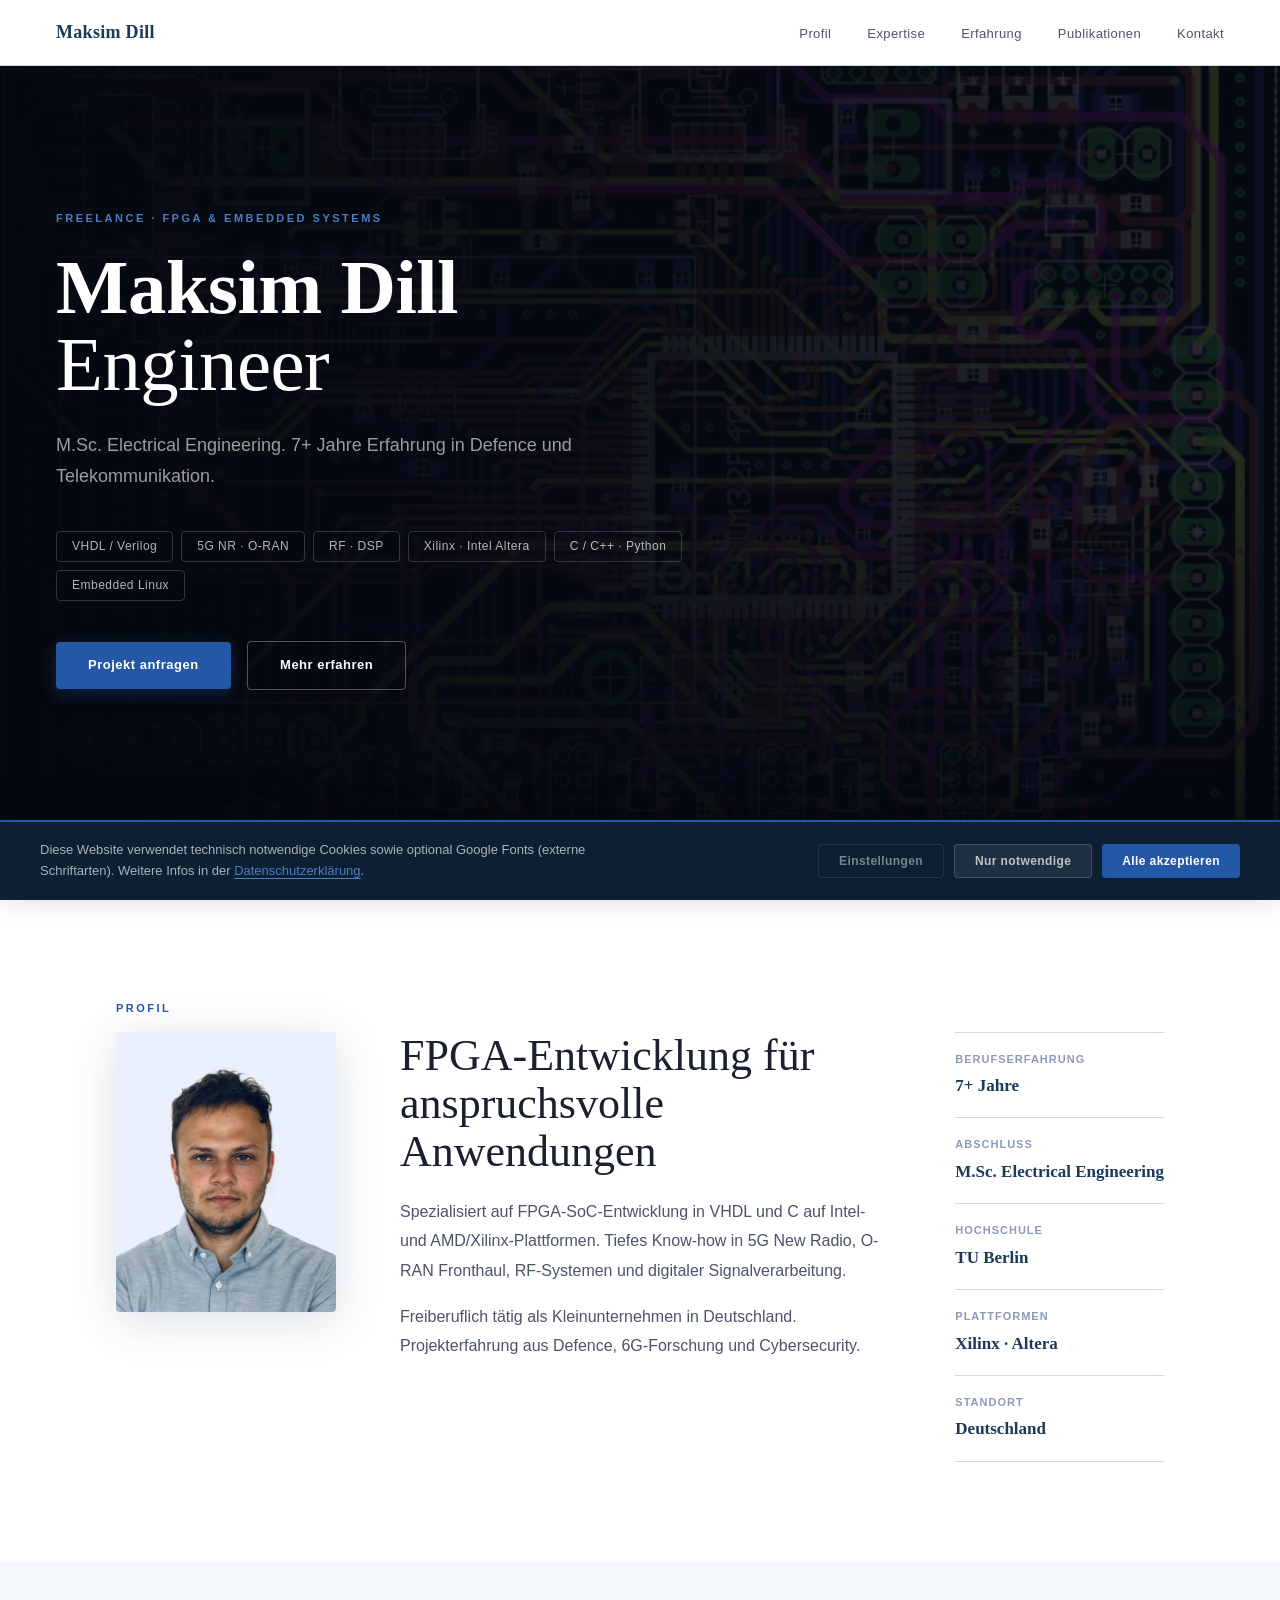
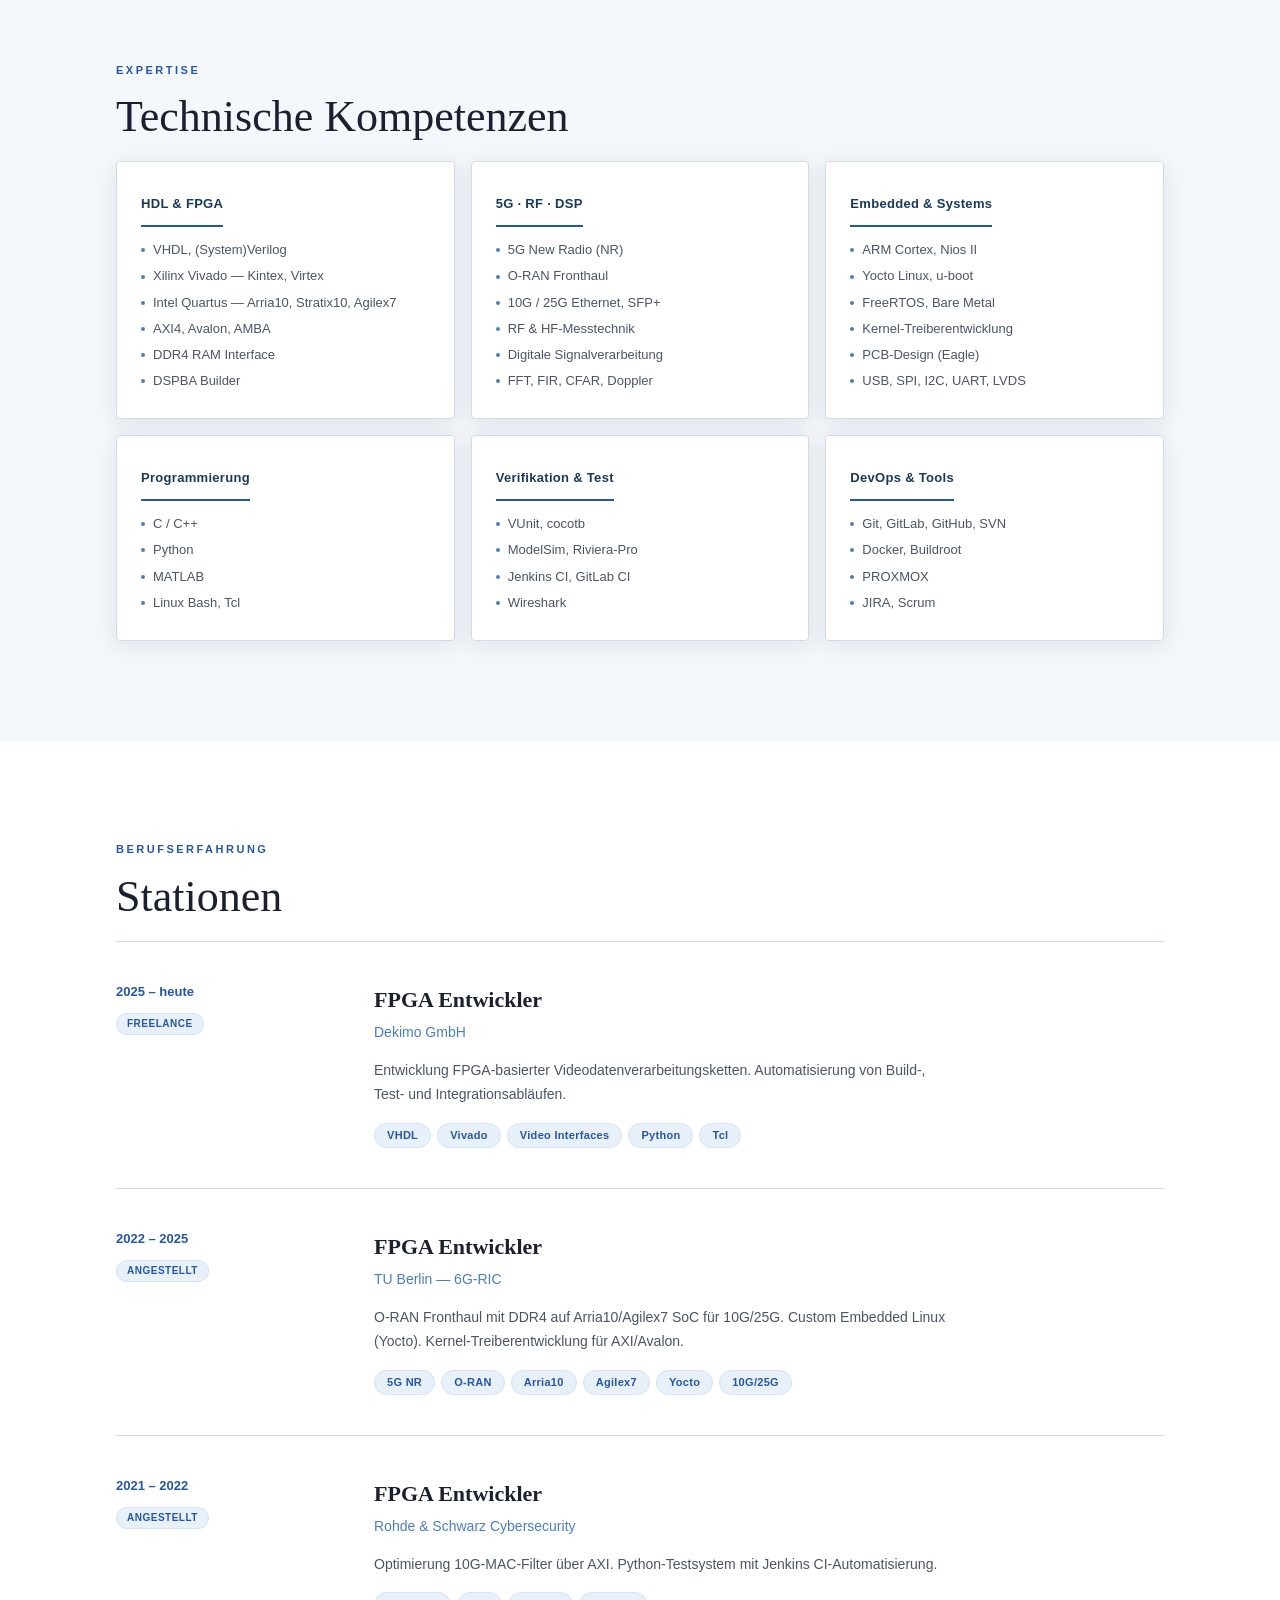
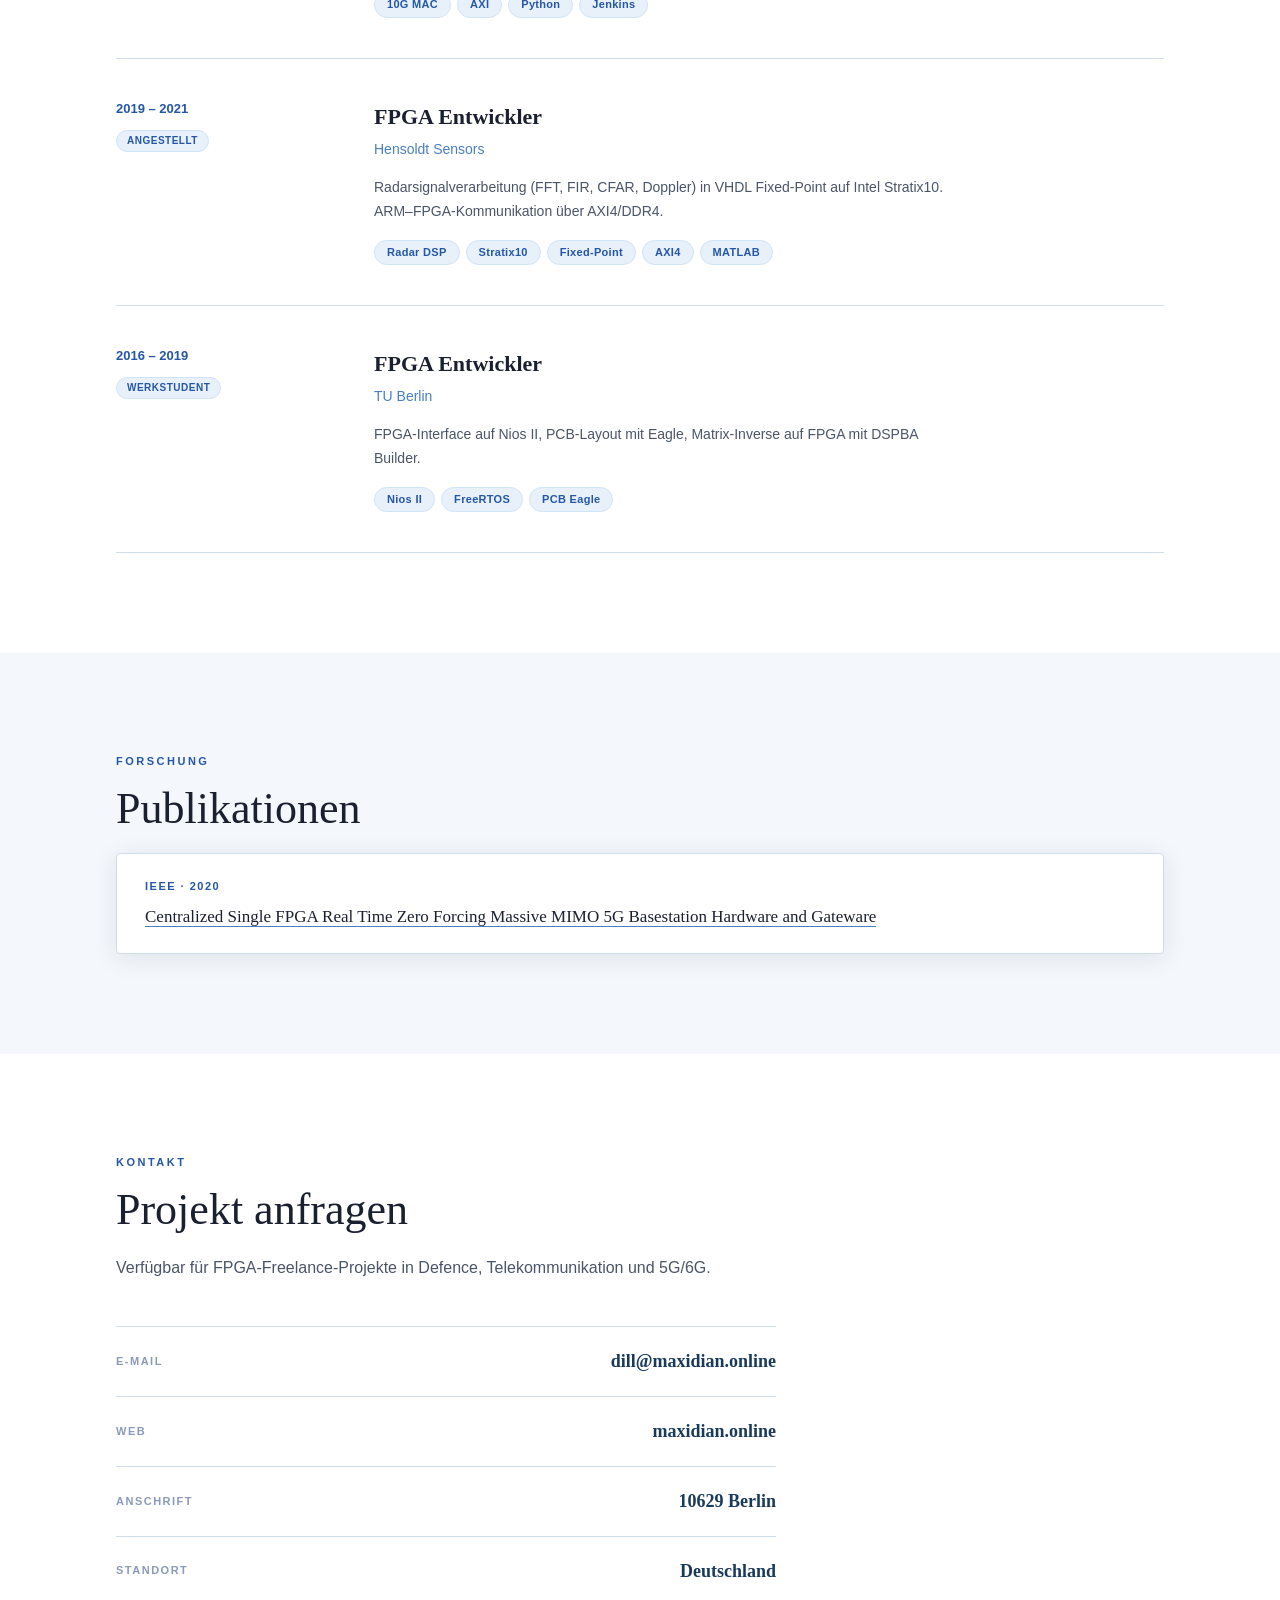
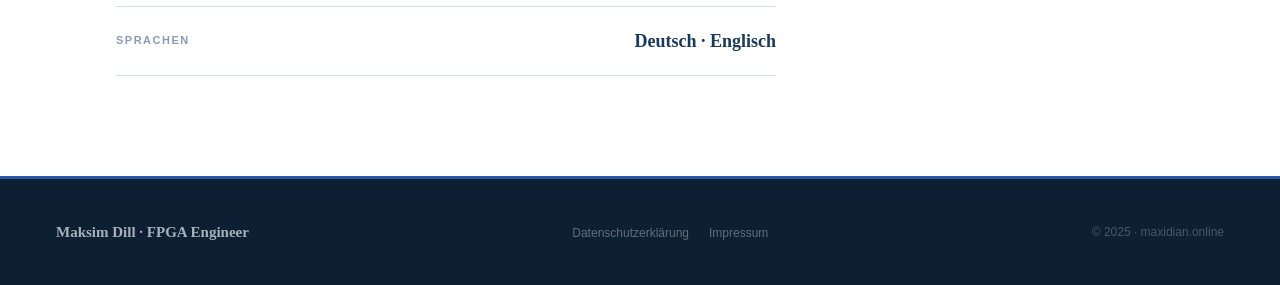
<file: index.html>
<!DOCTYPE html>
<html lang="de">
<head>
<meta charset="UTF-8">
<meta name="viewport" content="width=device-width, initial-scale=1.0">
<meta name="description" content="Maksim Dill – Freelance FPGA & Embedded Systems Engineer. M.Sc. Electrical Engineering. Spezialist für 5G NR, O-RAN, VHDL und Defence-Systeme.">
<title>Maksim Dill — FPGA & Embedded Systems Engineer</title>
<link rel="stylesheet" href="styles.css">
</head>
<body>

<!-- NAV -->
<nav id="navbar">
  <a class="nav-logo" href="#">Maksim Dill</a>
  <ul class="nav-links" id="navLinks">
    <li><a href="#about">Profil</a></li>
    <li><a href="#skills">Expertise</a></li>
    <li><a href="#experience">Erfahrung</a></li>
    <li><a href="#publications">Publikationen</a></li>
    <li><a href="#contact">Kontakt</a></li>
  </ul>
  <button class="nav-toggle" id="navToggle" aria-label="Menü öffnen" aria-expanded="false" aria-controls="navMobile">
    <span></span>
    <span></span>
    <span></span>
  </button>
</nav>

<div class="nav-mobile-backdrop" id="navBackdrop" hidden></div>
<nav class="nav-mobile" id="navMobile" aria-hidden="true">
  <ul id="navMobileList">
    <li><a href="#about">Profil</a></li>
    <li><a href="#skills">Expertise</a></li>
    <li><a href="#experience">Erfahrung</a></li>
    <li><a href="#publications">Publikationen</a></li>
    <li><a href="#contact">Kontakt</a></li>
  </ul>
</nav>

<!-- HERO -->
<section id="hero">
  <img id="pcb-bg" src="assets/pcb-bg.jpg" alt="">
  <div class="hero-content">
    <span class="hero-eyebrow">Freelance · FPGA &amp; Embedded Systems</span>
    <h1><span>Maksim Dill</span><br>Engineer</h1>
    <p class="hero-desc">M.Sc. Electrical Engineering. 7+ Jahre Erfahrung in Defence und Telekommunikation.</p>
    <div class="hero-tags">
      <span class="htag">VHDL / Verilog</span>
      <span class="htag">5G NR · O-RAN</span>
      <span class="htag">RF · DSP</span>
      <span class="htag">Xilinx · Intel Altera</span>
      <span class="htag">C / C++ · Python</span>
      <span class="htag">Embedded Linux</span>
    </div>
    <div class="hero-cta">
      <a href="#contact" class="btn">Projekt anfragen</a>
      <a href="#about" class="btn btn-ghost">Mehr erfahren</a>
    </div>
  </div>
</section>

<!-- ABOUT -->
<div class="section" id="about">
  <span class="eyebrow reveal">Profil</span>
  <div class="about-grid">
    <div class="about-photo reveal">
      <img class="portrait" src="assets/portrait.png" alt="Maksim Dill">
      <div class="about-photo-meta">
        <div class="stat"><span class="stat-label">Erfahrung</span><span class="stat-val">7+ Jahre</span></div>
        <div class="stat"><span class="stat-label">Abschluss</span><span class="stat-val">M.Sc. Electrical Engineering</span></div>
        <div class="stat"><span class="stat-label">Standort</span><span class="stat-val">Deutschland</span></div>
      </div>
    </div>
    <div class="reveal">
      <h2>FPGA-Entwicklung für anspruchsvolle Anwendungen</h2>
      <div class="about-copy">
        <p>Spezialisiert auf FPGA-SoC-Entwicklung in VHDL und C auf Intel- und AMD/Xilinx-Plattformen. Tiefes Know-how in 5G New Radio, O-RAN Fronthaul, RF-Systemen und digitaler Signalverarbeitung.</p>
        <p class="about-copy-spaced">Freiberuflich tätig als Kleinunternehmen in Deutschland. Projekterfahrung aus Defence, 6G-Forschung und Cybersecurity.</p>
      </div>
    </div>
    <div class="stats reveal">
      <div class="stat"><span class="stat-label">Berufserfahrung</span><span class="stat-val">7+ Jahre</span></div>
      <div class="stat"><span class="stat-label">Abschluss</span><span class="stat-val">M.Sc. Electrical Engineering</span></div>
      <div class="stat"><span class="stat-label">Hochschule</span><span class="stat-val">TU Berlin</span></div>
      <div class="stat"><span class="stat-label">Plattformen</span><span class="stat-val">Xilinx · Altera</span></div>
      <div class="stat"><span class="stat-label">Standort</span><span class="stat-val">Deutschland</span></div>
    </div>
  </div>
</div>

<!-- SKILLS -->
<div class="section-alt" id="skills">
  <div class="inner">
    <span class="eyebrow reveal">Expertise</span>
    <h2 class="reveal">Technische Kompetenzen</h2>
    <div class="skills-grid reveal">
      <div class="skill-block">
        <h3>HDL &amp; FPGA</h3>
        <ul>
          <li>VHDL, (System)Verilog</li>
          <li>Xilinx Vivado — Kintex, Virtex</li>
          <li>Intel Quartus — Arria10, Stratix10, Agilex7</li>
          <li>AXI4, Avalon, AMBA</li>
          <li>DDR4 RAM Interface</li>
          <li>DSPBA Builder</li>
        </ul>
      </div>
      <div class="skill-block">
        <h3>5G · RF · DSP</h3>
        <ul>
          <li>5G New Radio (NR)</li>
          <li>O-RAN Fronthaul</li>
          <li>10G / 25G Ethernet, SFP+</li>
          <li>RF &amp; HF-Messtechnik</li>
          <li>Digitale Signalverarbeitung</li>
          <li>FFT, FIR, CFAR, Doppler</li>
        </ul>
      </div>
      <div class="skill-block">
        <h3>Embedded &amp; Systems</h3>
        <ul>
          <li>ARM Cortex, Nios II</li>
          <li>Yocto Linux, u-boot</li>
          <li>FreeRTOS, Bare Metal</li>
          <li>Kernel-Treiberentwicklung</li>
          <li>PCB-Design (Eagle)</li>
          <li>USB, SPI, I2C, UART, LVDS</li>
        </ul>
      </div>
      <div class="skill-block">
        <h3>Programmierung</h3>
        <ul>
          <li>C / C++</li>
          <li>Python</li>
          <li>MATLAB</li>
          <li>Linux Bash, Tcl</li>
        </ul>
      </div>
      <div class="skill-block">
        <h3>Verifikation &amp; Test</h3>
        <ul>
          <li>VUnit, cocotb</li>
          <li>ModelSim, Riviera-Pro</li>
          <li>Jenkins CI, GitLab CI</li>
          <li>Wireshark</li>
        </ul>
      </div>
      <div class="skill-block">
        <h3>DevOps &amp; Tools</h3>
        <ul>
          <li>Git, GitLab, GitHub, SVN</li>
          <li>Docker, Buildroot</li>
          <li>PROXMOX</li>
          <li>JIRA, Scrum</li>
        </ul>
      </div>
    </div>
  </div>
</div>

<!-- EXPERIENCE -->
<div class="section" id="experience">
  <span class="eyebrow reveal">Berufserfahrung</span>
  <h2 class="reveal">Stationen</h2>
  <div class="timeline">

    <div class="tl-item reveal">
      <div class="tl-left">
        <span class="tl-period">2025 – heute</span>
        <span class="tl-badge">Freelance</span>
      </div>
      <div class="tl-right">
        <div class="tl-role">FPGA Entwickler</div>
        <div class="tl-company">Dekimo GmbH</div>
        <p class="tl-desc">Entwicklung FPGA-basierter Videodatenverarbeitungsketten. Automatisierung von Build-, Test- und Integrationsabläufen.</p>
        <div class="tl-pills">
          <span class="pill">VHDL</span><span class="pill">Vivado</span><span class="pill">Video Interfaces</span><span class="pill">Python</span><span class="pill">Tcl</span>
        </div>
      </div>
    </div>

    <div class="tl-item reveal">
      <div class="tl-left">
        <span class="tl-period">2022 – 2025</span>
        <span class="tl-badge">Angestellt</span>
      </div>
      <div class="tl-right">
        <div class="tl-role">FPGA Entwickler</div>
        <div class="tl-company">TU Berlin — 6G-RIC</div>
        <p class="tl-desc">O-RAN Fronthaul mit DDR4 auf Arria10/Agilex7 SoC für 10G/25G. Custom Embedded Linux (Yocto). Kernel-Treiberentwicklung für AXI/Avalon.</p>
        <div class="tl-pills">
          <span class="pill">5G NR</span><span class="pill">O-RAN</span><span class="pill">Arria10</span><span class="pill">Agilex7</span><span class="pill">Yocto</span><span class="pill">10G/25G</span>
        </div>
      </div>
    </div>

    <div class="tl-item reveal">
      <div class="tl-left">
        <span class="tl-period">2021 – 2022</span>
        <span class="tl-badge">Angestellt</span>
      </div>
      <div class="tl-right">
        <div class="tl-role">FPGA Entwickler</div>
        <div class="tl-company">Rohde &amp; Schwarz Cybersecurity</div>
        <p class="tl-desc">Optimierung 10G-MAC-Filter über AXI. Python-Testsystem mit Jenkins CI-Automatisierung.</p>
        <div class="tl-pills">
          <span class="pill">10G MAC</span><span class="pill">AXI</span><span class="pill">Python</span><span class="pill">Jenkins</span>
        </div>
      </div>
    </div>

    <div class="tl-item reveal">
      <div class="tl-left">
        <span class="tl-period">2019 – 2021</span>
        <span class="tl-badge">Angestellt</span>
      </div>
      <div class="tl-right">
        <div class="tl-role">FPGA Entwickler</div>
        <div class="tl-company">Hensoldt Sensors</div>
        <p class="tl-desc">Radarsignalverarbeitung (FFT, FIR, CFAR, Doppler) in VHDL Fixed-Point auf Intel Stratix10. ARM–FPGA-Kommunikation über AXI4/DDR4.</p>
        <div class="tl-pills">
          <span class="pill">Radar DSP</span><span class="pill">Stratix10</span><span class="pill">Fixed-Point</span><span class="pill">AXI4</span><span class="pill">MATLAB</span>
        </div>
      </div>
    </div>

    <div class="tl-item reveal">
      <div class="tl-left">
        <span class="tl-period">2016 – 2019</span>
        <span class="tl-badge">Werkstudent</span>
      </div>
      <div class="tl-right">
        <div class="tl-role">FPGA Entwickler</div>
        <div class="tl-company">TU Berlin</div>
        <p class="tl-desc">FPGA-Interface auf Nios II, PCB-Layout mit Eagle, Matrix-Inverse auf FPGA mit DSPBA Builder.</p>
        <div class="tl-pills">
          <span class="pill">Nios II</span><span class="pill">FreeRTOS</span><span class="pill">PCB Eagle</span>
        </div>
      </div>
    </div>

  </div>
</div>

<!-- PUBLICATIONS -->
<div class="section-alt" id="publications">
  <div class="inner">
    <span class="eyebrow reveal">Forschung</span>
    <h2 class="reveal">Publikationen</h2>
    <div class="pub-list reveal">
      <div class="pub-item">
        <div class="pub-venue">IEEE · 2020</div>
        <div class="pub-title"><a href="https://ieeexplore.ieee.org/document/9154248" target="_blank" rel="noopener">Centralized Single FPGA Real Time Zero Forcing Massive MIMO 5G Basestation Hardware and Gateware</a></div>
      </div>
    </div>
  </div>
</div>

<!-- CONTACT -->
<div class="section" id="contact">
  <div class="contact-wrap">
    <span class="eyebrow reveal">Kontakt</span>
    <h2 class="reveal">Projekt anfragen</h2>
    <p class="lead reveal contact-lead">Verfügbar für FPGA-Freelance-Projekte in Defence, Telekommunikation und 5G/6G.</p>
    <div class="contact-items reveal">
      <div class="contact-row">
        <span class="contact-lbl">E-Mail</span>
        <span class="contact-val"><a href="mailto:dill@maxidian.online">dill@maxidian.online</a></span>
      </div>
      <div class="contact-row">
        <span class="contact-lbl">Web</span>
        <span class="contact-val"><a href="https://maxidian.online">maxidian.online</a></span>
      </div>
      <div class="contact-row">
        <span class="contact-lbl">Anschrift</span>
        <span class="contact-val">10629 Berlin</span>
      </div>
      <div class="contact-row">
        <span class="contact-lbl">Standort</span>
        <span class="contact-val">Deutschland</span>
      </div>
      <div class="contact-row">
        <span class="contact-lbl">Sprachen</span>
        <span class="contact-val">Deutsch · Englisch</span>
      </div>
    </div>
  </div>
</div>

<!-- FOOTER -->
<footer>
  <span class="footer-name">Maksim Dill · FPGA Engineer</span>
  <ul class="footer-links">
    <li><a href="datenschutz.html">Datenschutzerklärung</a></li>
    <li><a href="datenschutz.html#impressum">Impressum</a></li>
  </ul>
  <span class="footer-copy">© 2025 · maxidian.online</span>
</footer>

<!-- COOKIE BANNER -->
<div id="cookie-banner" role="region" aria-label="Cookie-Einstellungen">
  <p class="cookie-text">
    Diese Website verwendet technisch notwendige Cookies sowie optional Google Fonts (externe Schriftarten).
    Weitere Infos in der <a href="datenschutz.html">Datenschutzerklärung</a>.
  </p>
  <div class="cookie-actions">
    <button class="cookie-btn cookie-btn-settings" onclick="openCookieModal()">Einstellungen</button>
    <button class="cookie-btn cookie-btn-reject" onclick="saveCookies(false)">Nur notwendige</button>
    <button class="cookie-btn cookie-btn-accept" onclick="saveCookies(true)">Alle akzeptieren</button>
  </div>
</div>

<!-- COOKIE MODAL -->
<div id="cookie-modal" role="dialog" aria-modal="true" aria-labelledby="cookie-modal-title">
  <div class="cookie-modal-box">
    <h3 id="cookie-modal-title">Cookie-Einstellungen</h3>
    <p>Wählen Sie, welche Cookies Sie zulassen möchten. Technisch notwendige Cookies können nicht deaktiviert werden, da sie für den Betrieb der Website erforderlich sind.</p>

    <div class="cookie-option">
      <div class="cookie-option-info">
        <strong>Technisch notwendig</strong>
        <span>Session-Daten, Sicherheit, grundlegende Funktionen der Website. Keine Weitergabe an Dritte.</span>
      </div>
      <label class="toggle" aria-label="Technisch notwendige Cookies">
        <input type="checkbox" id="toggle-necessary" checked disabled>
        <span class="toggle-slider"></span>
      </label>
    </div>

    <div class="cookie-option">
      <div class="cookie-option-info">
        <strong>Google Fonts</strong>
        <span>Externe Schriftarten von Google LLC. Dabei wird Ihre IP-Adresse an Google übertragen. Bei Ablehnung werden Systemschriften verwendet.</span>
      </div>
      <label class="toggle" aria-label="Google Fonts">
        <input type="checkbox" id="toggle-fonts">
        <span class="toggle-slider"></span>
      </label>
    </div>

    <div class="cookie-modal-actions">
      <button class="cookie-modal-btn cookie-modal-btn-all" onclick="saveCookies(true)">Alle akzeptieren</button>
      <button class="cookie-modal-btn cookie-modal-btn-save" onclick="saveModalCookies()">Auswahl speichern</button>
    </div>
  </div>
</div>

<script src="script.js"></script>
</body>
</html>
</file>
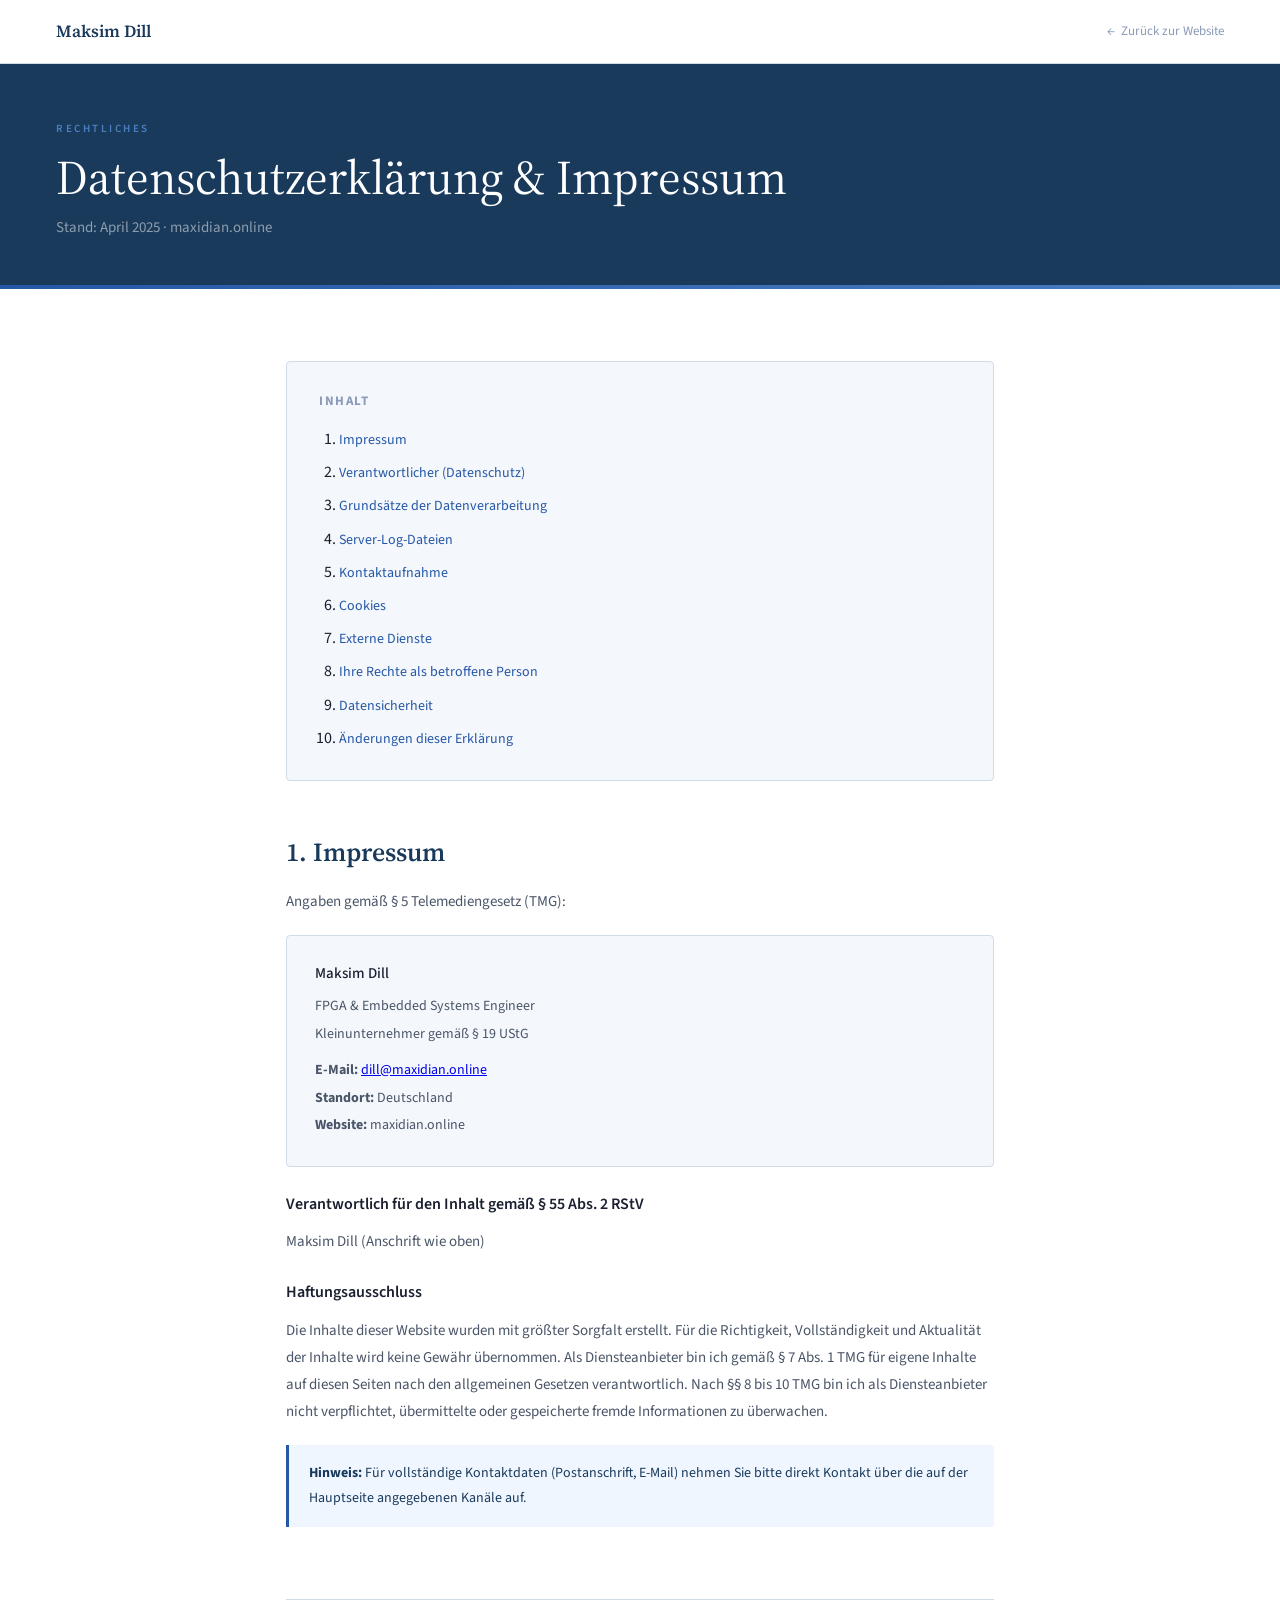
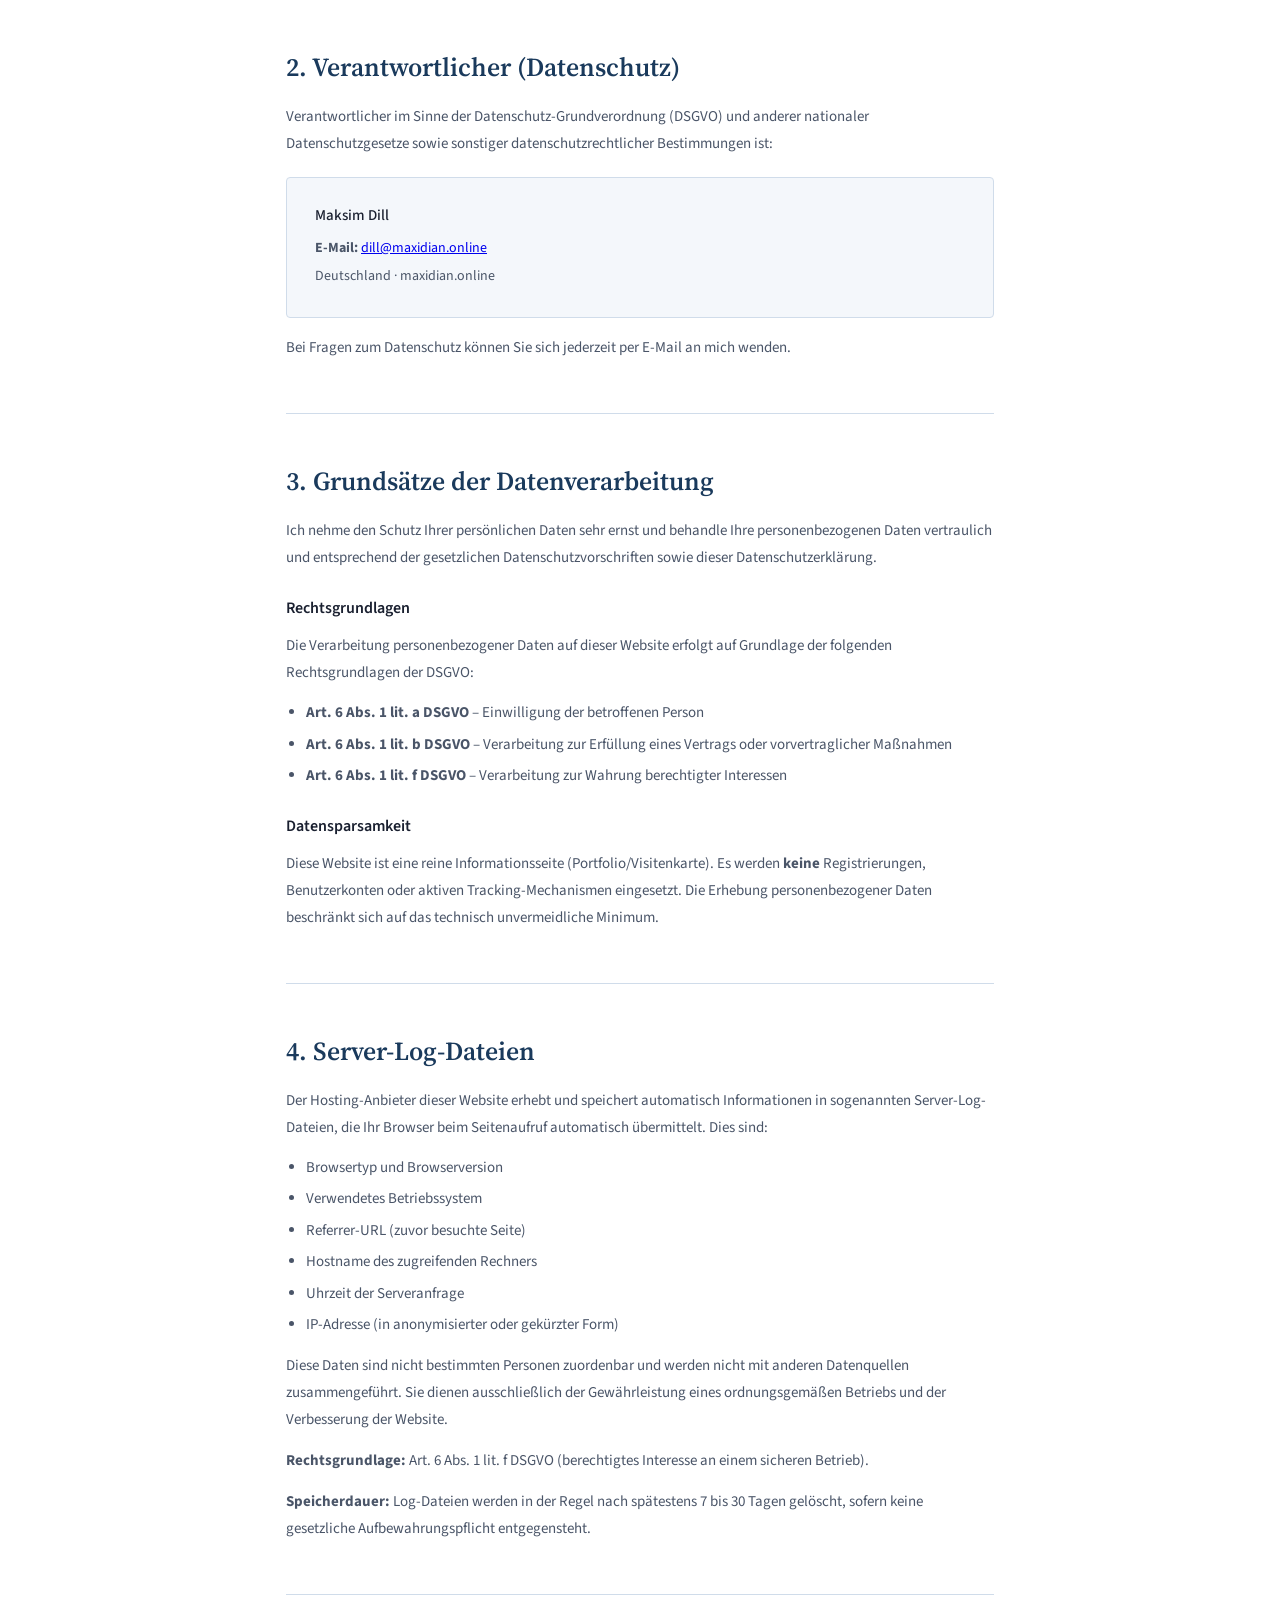
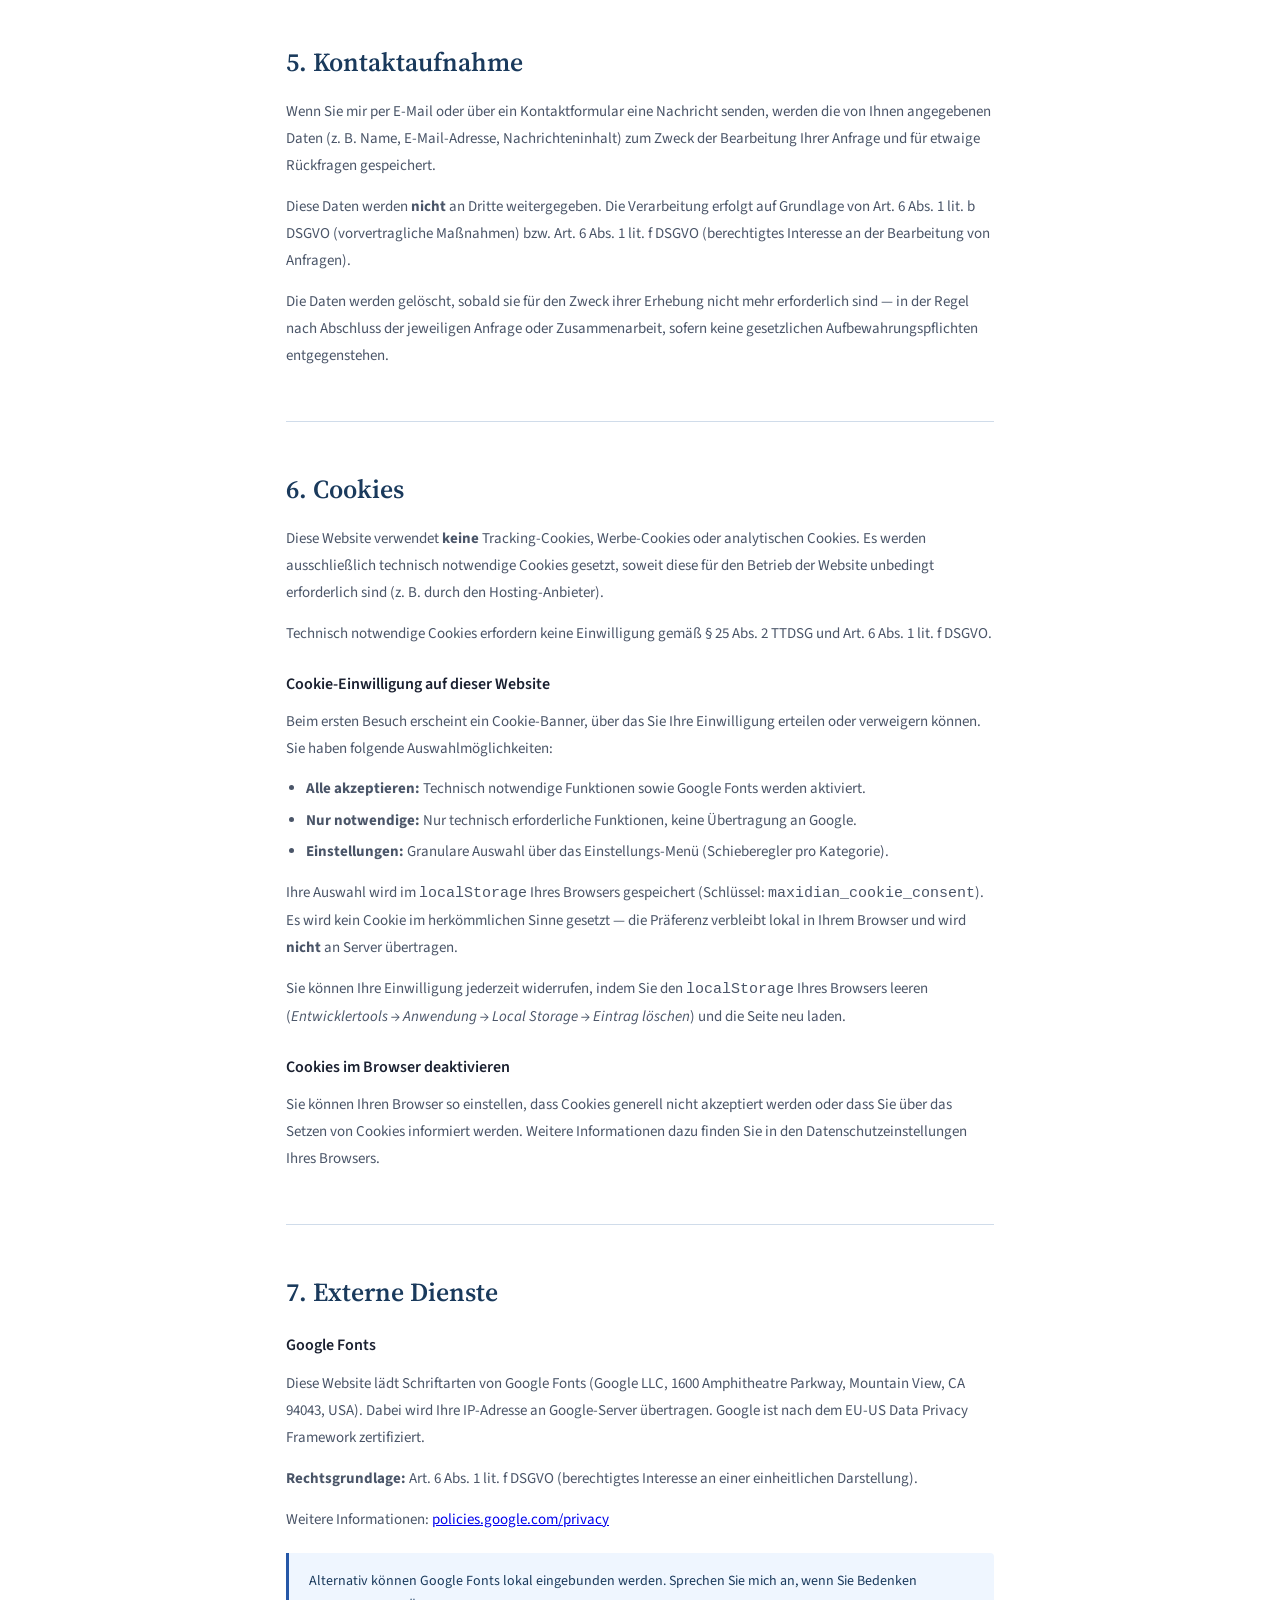
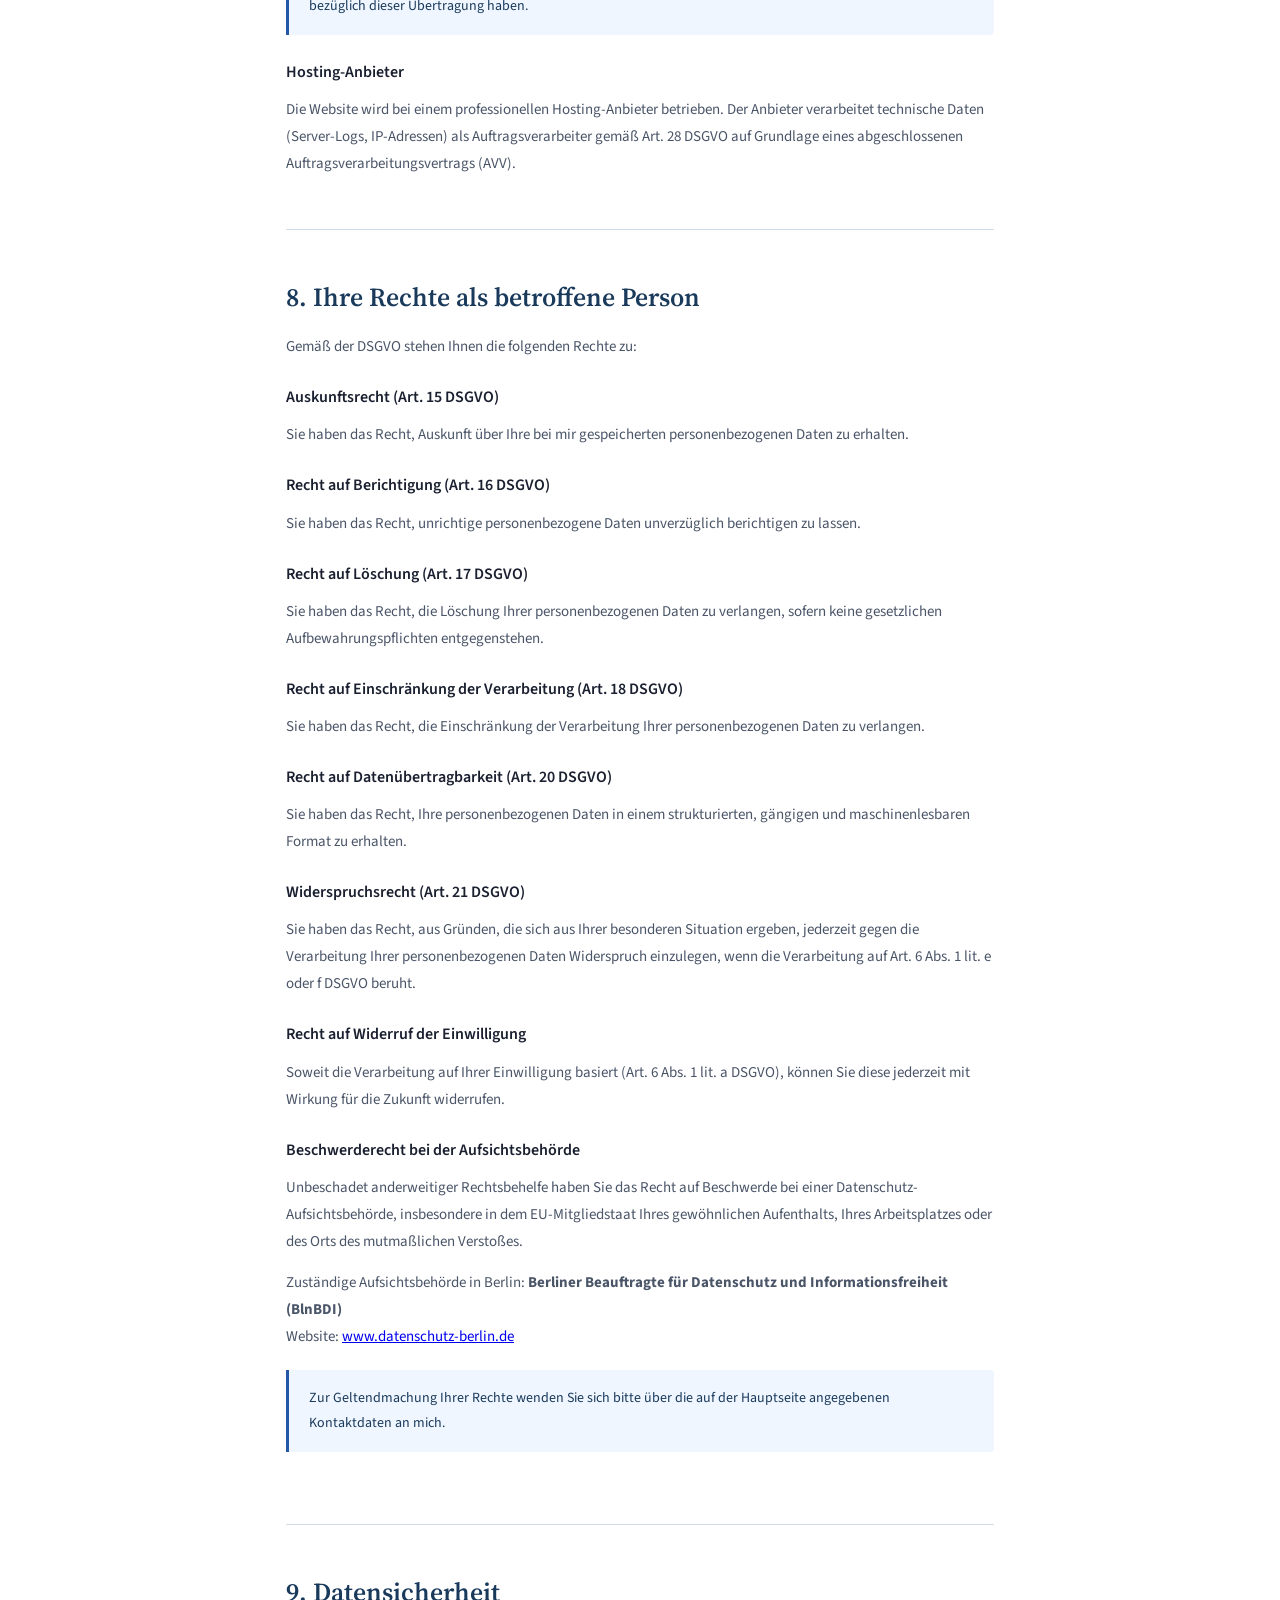
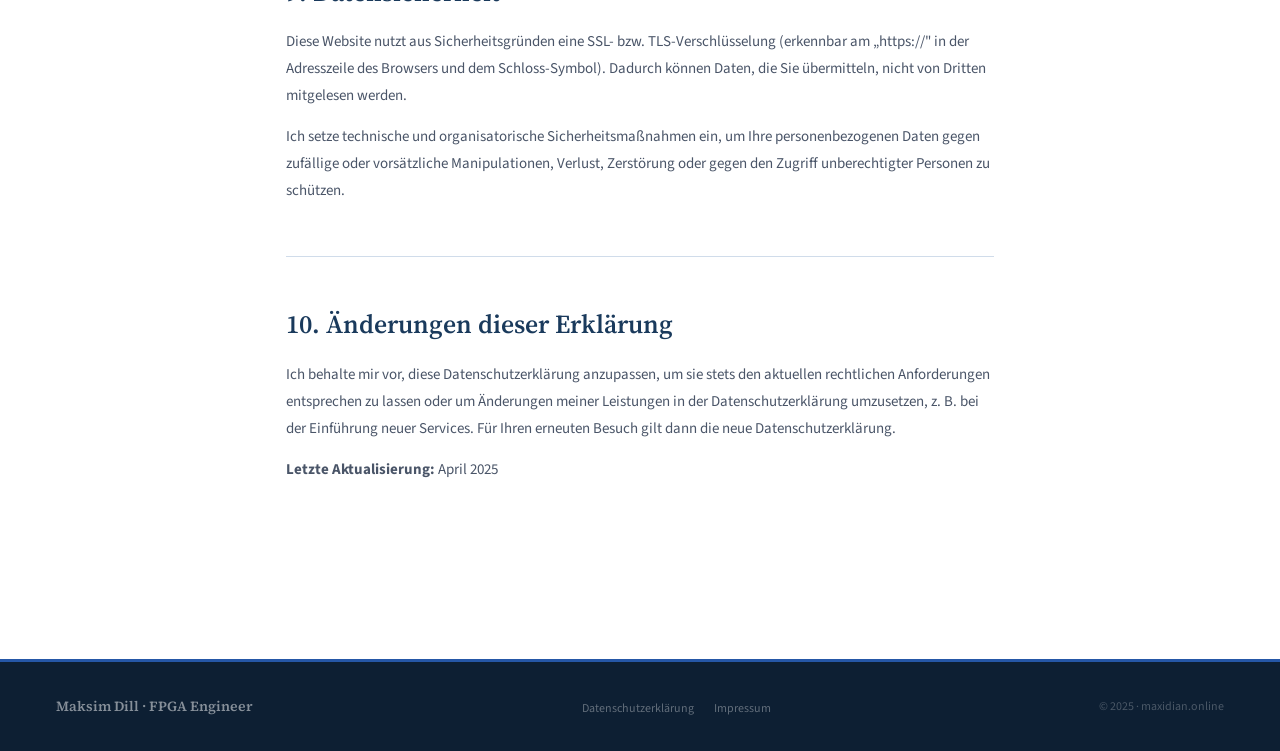
<file: datenschutz.html>
<!DOCTYPE html>
<html lang="de">
<head>
<meta charset="UTF-8">
<meta name="viewport" content="width=device-width, initial-scale=1.0">
<title>Datenschutzerklärung &amp; Impressum — Maksim Dill</title>

<style>
@import url('https://fonts.googleapis.com/css2?family=Source+Serif+4:ital,wght@0,300;0,400;0,600;1,300;1,400&family=Source+Sans+3:wght@300;400;500;600&display=swap');

:root {
  --blue:  #1a3a5c;
  --blue2: #2557a7;
  --blue3: #4a7fc1;
  --bg:    #ffffff;
  --bg2:   #f4f7fb;
  --text:  #1a2030;
  --text2: #4a5568;
  --text3: #8a9ab8;
  --border:#d0dcea;
  --serif: 'Source Serif 4', Georgia, serif;
  --sans:  'Source Sans 3', sans-serif;
}

*, *::before, *::after { box-sizing: border-box; margin: 0; padding: 0; }
html { scroll-behavior: smooth; }

body {
  background: var(--bg);
  color: var(--text);
  font-family: var(--sans);
  font-size: 16px;
  line-height: 1.7;
}

/* NAV */
nav {
  position: sticky; top: 0;
  z-index: 500;
  background: rgba(255,255,255,0.96);
  backdrop-filter: blur(12px);
  -webkit-backdrop-filter: blur(12px);
  border-bottom: 1px solid var(--border);
  display: flex;
  justify-content: space-between;
  align-items: center;
  padding: 0 56px;
  height: 64px;
}
.nav-logo {
  font-family: var(--serif);
  font-size: 17px;
  font-weight: 600;
  color: var(--blue);
  text-decoration: none;
}
.nav-back {
  font-size: 13px;
  color: var(--text3);
  text-decoration: none;
  display: flex;
  align-items: center;
  gap: 6px;
  transition: color 0.2s;
}
.nav-back:hover { color: var(--blue2); }
.nav-back::before { content: '←'; }

/* HERO BAR */
.page-hero {
  background: var(--blue);
  padding: 56px 56px 48px;
  position: relative;
  overflow: hidden;
}
.page-hero::after {
  content: '';
  position: absolute;
  bottom: 0; left: 0; right: 0;
  height: 4px;
  background: linear-gradient(to right, var(--blue2), var(--blue3));
}
.page-hero-label {
  font-size: 11px;
  font-weight: 600;
  letter-spacing: 2.5px;
  text-transform: uppercase;
  color: var(--blue3);
  margin-bottom: 12px;
  display: block;
}
.page-hero h1 {
  font-family: var(--serif);
  font-size: clamp(28px, 4vw, 48px);
  font-weight: 400;
  color: #fff;
  line-height: 1.1;
  margin-bottom: 12px;
  animation: none;
  opacity: 1;
  transform: none;
}
.page-hero p {
  font-size: 15px;
  color: rgba(255,255,255,0.5);
}

/* LAYOUT */
.container {
  max-width: 820px;
  margin: 0 auto;
  padding: 72px 56px;
}

/* CONTENT */
.toc {
  background: var(--bg2);
  border: 1px solid var(--border);
  border-radius: 4px;
  padding: 28px 32px;
  margin-bottom: 56px;
}
.toc h2 {
  font-size: 13px;
  font-weight: 700;
  color: var(--text3);
  letter-spacing: 1.5px;
  text-transform: uppercase;
  margin-bottom: 14px;
  font-family: var(--sans);
}
.toc ol {
  padding-left: 20px;
  display: flex;
  flex-direction: column;
  gap: 6px;
}
.toc ol li a {
  font-size: 14px;
  color: var(--blue2);
  text-decoration: none;
  transition: color 0.2s;
}
.toc ol li a:hover { color: var(--blue); text-decoration: underline; }

.section-block {
  margin-bottom: 52px;
  padding-bottom: 52px;
  border-bottom: 1px solid var(--border);
}
.section-block:last-child { border-bottom: none; }

.section-block h2 {
  font-family: var(--serif);
  font-size: 26px;
  font-weight: 600;
  color: var(--blue);
  margin-bottom: 20px;
  line-height: 1.2;
}

.section-block h3 {
  font-family: var(--sans);
  font-size: 16px;
  font-weight: 600;
  color: var(--text);
  margin-top: 24px;
  margin-bottom: 10px;
}

.section-block p {
  font-size: 15px;
  color: var(--text2);
  margin-bottom: 14px;
  line-height: 1.8;
}
.section-block p:last-child { margin-bottom: 0; }

.section-block ul, .section-block ol {
  padding-left: 20px;
  margin-bottom: 14px;
}
.section-block li {
  font-size: 15px;
  color: var(--text2);
  margin-bottom: 6px;
  line-height: 1.7;
}

.info-box {
  background: #eff6ff;
  border-left: 3px solid var(--blue2);
  border-radius: 0 4px 4px 0;
  padding: 16px 20px;
  margin: 20px 0;
}
.info-box p {
  font-size: 14px;
  color: var(--blue);
  margin: 0;
}

.contact-card {
  background: var(--bg2);
  border: 1px solid var(--border);
  border-radius: 4px;
  padding: 24px 28px;
  margin-top: 20px;
}
.contact-card p {
  font-size: 15px;
  color: var(--text);
  margin-bottom: 8px;
  font-weight: 500;
}
.contact-card span {
  display: block;
  font-size: 14px;
  color: var(--text2);
  margin-bottom: 4px;
}

/* FOOTER */
footer {
  background: #0d1f33;
  padding: 32px 56px;
  display: flex;
  justify-content: space-between;
  align-items: center;
  flex-wrap: wrap;
  gap: 12px;
  border-top: 3px solid var(--blue2);
}
.footer-name {
  font-family: var(--serif);
  font-size: 14px;
  font-weight: 600;
  color: rgba(255,255,255,0.5);
}
.footer-copy {
  font-size: 12px;
  color: rgba(255,255,255,0.25);
}
.footer-links { display: flex; gap: 20px; list-style: none; }
.footer-links a {
  font-size: 12px;
  color: rgba(255,255,255,0.35);
  text-decoration: none;
  transition: color 0.2s;
}
.footer-links a:hover { color: rgba(255,255,255,0.7); }

@media (max-width: 768px) {
  nav { padding: 0 20px; }
  .page-hero { padding: 40px 24px 36px; }
  .container { padding: 48px 24px; }
  footer { padding: 28px 20px; flex-direction: column; text-align: center; }
  .footer-links { justify-content: center; }
}
</style>
</head>
<body>

<nav>
  <a class="nav-logo" href="index.html">Maksim Dill</a>
  <a class="nav-back" href="index.html">Zurück zur Website</a>
</nav>

<div class="page-hero">
  <span class="page-hero-label">Rechtliches</span>
  <h1>Datenschutzerklärung &amp; Impressum</h1>
  <p>Stand: April 2025 · maxidian.online</p>
</div>

<div class="container">

  <!-- TABLE OF CONTENTS -->
  <div class="toc">
    <h2>Inhalt</h2>
    <ol>
      <li><a href="#impressum">Impressum</a></li>
      <li><a href="#verantwortlicher">Verantwortlicher (Datenschutz)</a></li>
      <li><a href="#grundsaetze">Grundsätze der Datenverarbeitung</a></li>
      <li><a href="#server-logs">Server-Log-Dateien</a></li>
      <li><a href="#kontaktaufnahme">Kontaktaufnahme</a></li>
      <li><a href="#cookies">Cookies</a></li>
      <li><a href="#externe-dienste">Externe Dienste</a></li>
      <li><a href="#rechte">Ihre Rechte als betroffene Person</a></li>
      <li><a href="#datensicherheit">Datensicherheit</a></li>
      <li><a href="#aenderungen">Änderungen dieser Erklärung</a></li>
    </ol>
  </div>

  <!-- IMPRESSUM -->
  <div class="section-block" id="impressum">
    <h2>1. Impressum</h2>
    <p>Angaben gemäß § 5 Telemediengesetz (TMG):</p>
    <div class="contact-card">
      <p>Maksim Dill</p>
      <span>FPGA &amp; Embedded Systems Engineer</span>
      <span>Kleinunternehmer gemäß § 19 UStG</span>
      <span style="margin-top:12px; display:block;"><strong>E-Mail:</strong> <a href="mailto:dill@maxidian.online">dill@maxidian.online</a></span>
      <span><strong>Standort:</strong> Deutschland</span>
      <span><strong>Website:</strong> maxidian.online</span>
    </div>

    <h3>Verantwortlich für den Inhalt gemäß § 55 Abs. 2 RStV</h3>
    <p>Maksim Dill (Anschrift wie oben)</p>

    <h3>Haftungsausschluss</h3>
    <p>Die Inhalte dieser Website wurden mit größter Sorgfalt erstellt. Für die Richtigkeit, Vollständigkeit und Aktualität der Inhalte wird keine Gewähr übernommen. Als Diensteanbieter bin ich gemäß § 7 Abs. 1 TMG für eigene Inhalte auf diesen Seiten nach den allgemeinen Gesetzen verantwortlich. Nach §§ 8 bis 10 TMG bin ich als Diensteanbieter nicht verpflichtet, übermittelte oder gespeicherte fremde Informationen zu überwachen.</p>

    <div class="info-box">
      <p><strong>Hinweis:</strong> Für vollständige Kontaktdaten (Postanschrift, E-Mail) nehmen Sie bitte direkt Kontakt über die auf der Hauptseite angegebenen Kanäle auf.</p>
    </div>
  </div>

  <!-- VERANTWORTLICHER -->
  <div class="section-block" id="verantwortlicher">
    <h2>2. Verantwortlicher (Datenschutz)</h2>
    <p>Verantwortlicher im Sinne der Datenschutz-Grundverordnung (DSGVO) und anderer nationaler Datenschutzgesetze sowie sonstiger datenschutzrechtlicher Bestimmungen ist:</p>
    <div class="contact-card">
      <p>Maksim Dill</p>
      <span><strong>E-Mail:</strong> <a href="mailto:dill@maxidian.online">dill@maxidian.online</a></span>
      <span>Deutschland · maxidian.online</span>
    </div>
    <p style="margin-top:16px;">Bei Fragen zum Datenschutz können Sie sich jederzeit per E-Mail an mich wenden.</p>
  </div>

  <!-- GRUNDSÄTZE -->
  <div class="section-block" id="grundsaetze">
    <h2>3. Grundsätze der Datenverarbeitung</h2>
    <p>Ich nehme den Schutz Ihrer persönlichen Daten sehr ernst und behandle Ihre personenbezogenen Daten vertraulich und entsprechend der gesetzlichen Datenschutzvorschriften sowie dieser Datenschutzerklärung.</p>

    <h3>Rechtsgrundlagen</h3>
    <p>Die Verarbeitung personenbezogener Daten auf dieser Website erfolgt auf Grundlage der folgenden Rechtsgrundlagen der DSGVO:</p>
    <ul>
      <li><strong>Art. 6 Abs. 1 lit. a DSGVO</strong> – Einwilligung der betroffenen Person</li>
      <li><strong>Art. 6 Abs. 1 lit. b DSGVO</strong> – Verarbeitung zur Erfüllung eines Vertrags oder vorvertraglicher Maßnahmen</li>
      <li><strong>Art. 6 Abs. 1 lit. f DSGVO</strong> – Verarbeitung zur Wahrung berechtigter Interessen</li>
    </ul>

    <h3>Datensparsamkeit</h3>
    <p>Diese Website ist eine reine Informationsseite (Portfolio/Visitenkarte). Es werden <strong>keine</strong> Registrierungen, Benutzerkonten oder aktiven Tracking-Mechanismen eingesetzt. Die Erhebung personenbezogener Daten beschränkt sich auf das technisch unvermeidliche Minimum.</p>
  </div>

  <!-- SERVER LOGS -->
  <div class="section-block" id="server-logs">
    <h2>4. Server-Log-Dateien</h2>
    <p>Der Hosting-Anbieter dieser Website erhebt und speichert automatisch Informationen in sogenannten Server-Log-Dateien, die Ihr Browser beim Seitenaufruf automatisch übermittelt. Dies sind:</p>
    <ul>
      <li>Browsertyp und Browserversion</li>
      <li>Verwendetes Betriebssystem</li>
      <li>Referrer-URL (zuvor besuchte Seite)</li>
      <li>Hostname des zugreifenden Rechners</li>
      <li>Uhrzeit der Serveranfrage</li>
      <li>IP-Adresse (in anonymisierter oder gekürzter Form)</li>
    </ul>
    <p>Diese Daten sind nicht bestimmten Personen zuordenbar und werden nicht mit anderen Datenquellen zusammengeführt. Sie dienen ausschließlich der Gewährleistung eines ordnungsgemäßen Betriebs und der Verbesserung der Website.</p>
    <p><strong>Rechtsgrundlage:</strong> Art. 6 Abs. 1 lit. f DSGVO (berechtigtes Interesse an einem sicheren Betrieb).</p>
    <p><strong>Speicherdauer:</strong> Log-Dateien werden in der Regel nach spätestens 7 bis 30 Tagen gelöscht, sofern keine gesetzliche Aufbewahrungspflicht entgegensteht.</p>
  </div>

  <!-- KONTAKTAUFNAHME -->
  <div class="section-block" id="kontaktaufnahme">
    <h2>5. Kontaktaufnahme</h2>
    <p>Wenn Sie mir per E-Mail oder über ein Kontaktformular eine Nachricht senden, werden die von Ihnen angegebenen Daten (z. B. Name, E-Mail-Adresse, Nachrichteninhalt) zum Zweck der Bearbeitung Ihrer Anfrage und für etwaige Rückfragen gespeichert.</p>
    <p>Diese Daten werden <strong>nicht</strong> an Dritte weitergegeben. Die Verarbeitung erfolgt auf Grundlage von Art. 6 Abs. 1 lit. b DSGVO (vorvertragliche Maßnahmen) bzw. Art. 6 Abs. 1 lit. f DSGVO (berechtigtes Interesse an der Bearbeitung von Anfragen).</p>
    <p>Die Daten werden gelöscht, sobald sie für den Zweck ihrer Erhebung nicht mehr erforderlich sind — in der Regel nach Abschluss der jeweiligen Anfrage oder Zusammenarbeit, sofern keine gesetzlichen Aufbewahrungspflichten entgegenstehen.</p>
  </div>

  <!-- COOKIES -->
  <div class="section-block" id="cookies">
    <h2>6. Cookies</h2>
    <p>Diese Website verwendet <strong>keine</strong> Tracking-Cookies, Werbe-Cookies oder analytischen Cookies. Es werden ausschließlich technisch notwendige Cookies gesetzt, soweit diese für den Betrieb der Website unbedingt erforderlich sind (z. B. durch den Hosting-Anbieter).</p>
    <p>Technisch notwendige Cookies erfordern keine Einwilligung gemäß § 25 Abs. 2 TTDSG und Art. 6 Abs. 1 lit. f DSGVO.</p>

    <h3>Cookie-Einwilligung auf dieser Website</h3>
    <p>Beim ersten Besuch erscheint ein Cookie-Banner, über das Sie Ihre Einwilligung erteilen oder verweigern können. Sie haben folgende Auswahlmöglichkeiten:</p>
    <ul>
      <li><strong>Alle akzeptieren:</strong> Technisch notwendige Funktionen sowie Google Fonts werden aktiviert.</li>
      <li><strong>Nur notwendige:</strong> Nur technisch erforderliche Funktionen, keine Übertragung an Google.</li>
      <li><strong>Einstellungen:</strong> Granulare Auswahl über das Einstellungs-Menü (Schieberegler pro Kategorie).</li>
    </ul>
    <p>Ihre Auswahl wird im <code>localStorage</code> Ihres Browsers gespeichert (Schlüssel: <code>maxidian_cookie_consent</code>). Es wird kein Cookie im herkömmlichen Sinne gesetzt — die Präferenz verbleibt lokal in Ihrem Browser und wird <strong>nicht</strong> an Server übertragen.</p>
    <p>Sie können Ihre Einwilligung jederzeit widerrufen, indem Sie den <code>localStorage</code> Ihres Browsers leeren (<em>Entwicklertools → Anwendung → Local Storage → Eintrag löschen</em>) und die Seite neu laden.</p>

    <h3>Cookies im Browser deaktivieren</h3>
    <p>Sie können Ihren Browser so einstellen, dass Cookies generell nicht akzeptiert werden oder dass Sie über das Setzen von Cookies informiert werden. Weitere Informationen dazu finden Sie in den Datenschutzeinstellungen Ihres Browsers.</p>
  </div>

  <!-- EXTERNE DIENSTE -->
  <div class="section-block" id="externe-dienste">
    <h2>7. Externe Dienste</h2>

    <h3>Google Fonts</h3>
    <p>Diese Website lädt Schriftarten von Google Fonts (Google LLC, 1600 Amphitheatre Parkway, Mountain View, CA 94043, USA). Dabei wird Ihre IP-Adresse an Google-Server übertragen. Google ist nach dem EU-US Data Privacy Framework zertifiziert.</p>
    <p><strong>Rechtsgrundlage:</strong> Art. 6 Abs. 1 lit. f DSGVO (berechtigtes Interesse an einer einheitlichen Darstellung).</p>
    <p>Weitere Informationen: <a href="https://policies.google.com/privacy" target="_blank" rel="noopener noreferrer">policies.google.com/privacy</a></p>

    <div class="info-box">
      <p>Alternativ können Google Fonts lokal eingebunden werden. Sprechen Sie mich an, wenn Sie Bedenken bezüglich dieser Übertragung haben.</p>
    </div>

    <h3>Hosting-Anbieter</h3>
    <p>Die Website wird bei einem professionellen Hosting-Anbieter betrieben. Der Anbieter verarbeitet technische Daten (Server-Logs, IP-Adressen) als Auftragsverarbeiter gemäß Art. 28 DSGVO auf Grundlage eines abgeschlossenen Auftragsverarbeitungsvertrags (AVV).</p>
  </div>

  <!-- RECHTE -->
  <div class="section-block" id="rechte">
    <h2>8. Ihre Rechte als betroffene Person</h2>
    <p>Gemäß der DSGVO stehen Ihnen die folgenden Rechte zu:</p>

    <h3>Auskunftsrecht (Art. 15 DSGVO)</h3>
    <p>Sie haben das Recht, Auskunft über Ihre bei mir gespeicherten personenbezogenen Daten zu erhalten.</p>

    <h3>Recht auf Berichtigung (Art. 16 DSGVO)</h3>
    <p>Sie haben das Recht, unrichtige personenbezogene Daten unverzüglich berichtigen zu lassen.</p>

    <h3>Recht auf Löschung (Art. 17 DSGVO)</h3>
    <p>Sie haben das Recht, die Löschung Ihrer personenbezogenen Daten zu verlangen, sofern keine gesetzlichen Aufbewahrungspflichten entgegenstehen.</p>

    <h3>Recht auf Einschränkung der Verarbeitung (Art. 18 DSGVO)</h3>
    <p>Sie haben das Recht, die Einschränkung der Verarbeitung Ihrer personenbezogenen Daten zu verlangen.</p>

    <h3>Recht auf Datenübertragbarkeit (Art. 20 DSGVO)</h3>
    <p>Sie haben das Recht, Ihre personenbezogenen Daten in einem strukturierten, gängigen und maschinenlesbaren Format zu erhalten.</p>

    <h3>Widerspruchsrecht (Art. 21 DSGVO)</h3>
    <p>Sie haben das Recht, aus Gründen, die sich aus Ihrer besonderen Situation ergeben, jederzeit gegen die Verarbeitung Ihrer personenbezogenen Daten Widerspruch einzulegen, wenn die Verarbeitung auf Art. 6 Abs. 1 lit. e oder f DSGVO beruht.</p>

    <h3>Recht auf Widerruf der Einwilligung</h3>
    <p>Soweit die Verarbeitung auf Ihrer Einwilligung basiert (Art. 6 Abs. 1 lit. a DSGVO), können Sie diese jederzeit mit Wirkung für die Zukunft widerrufen.</p>

    <h3>Beschwerderecht bei der Aufsichtsbehörde</h3>
    <p>Unbeschadet anderweitiger Rechtsbehelfe haben Sie das Recht auf Beschwerde bei einer Datenschutz-Aufsichtsbehörde, insbesondere in dem EU-Mitgliedstaat Ihres gewöhnlichen Aufenthalts, Ihres Arbeitsplatzes oder des Orts des mutmaßlichen Verstoßes.</p>
    <p>Zuständige Aufsichtsbehörde in Berlin: <strong>Berliner Beauftragte für Datenschutz und Informationsfreiheit (BlnBDI)</strong><br>
    Website: <a href="https://www.datenschutz-berlin.de" target="_blank" rel="noopener noreferrer">www.datenschutz-berlin.de</a></p>

    <div class="info-box">
      <p>Zur Geltendmachung Ihrer Rechte wenden Sie sich bitte über die auf der Hauptseite angegebenen Kontaktdaten an mich.</p>
    </div>
  </div>

  <!-- DATENSICHERHEIT -->
  <div class="section-block" id="datensicherheit">
    <h2>9. Datensicherheit</h2>
    <p>Diese Website nutzt aus Sicherheitsgründen eine SSL- bzw. TLS-Verschlüsselung (erkennbar am „https://" in der Adresszeile des Browsers und dem Schloss-Symbol). Dadurch können Daten, die Sie übermitteln, nicht von Dritten mitgelesen werden.</p>
    <p>Ich setze technische und organisatorische Sicherheitsmaßnahmen ein, um Ihre personenbezogenen Daten gegen zufällige oder vorsätzliche Manipulationen, Verlust, Zerstörung oder gegen den Zugriff unberechtigter Personen zu schützen.</p>
  </div>

  <!-- ÄNDERUNGEN -->
  <div class="section-block" id="aenderungen">
    <h2>10. Änderungen dieser Erklärung</h2>
    <p>Ich behalte mir vor, diese Datenschutzerklärung anzupassen, um sie stets den aktuellen rechtlichen Anforderungen entsprechen zu lassen oder um Änderungen meiner Leistungen in der Datenschutzerklärung umzusetzen, z. B. bei der Einführung neuer Services. Für Ihren erneuten Besuch gilt dann die neue Datenschutzerklärung.</p>
    <p><strong>Letzte Aktualisierung:</strong> April 2025</p>
  </div>

</div>

<footer>
  <span class="footer-name">Maksim Dill · FPGA Engineer</span>
  <ul class="footer-links">
    <li><a href="datenschutz.html">Datenschutzerklärung</a></li>
    <li><a href="datenschutz.html#impressum">Impressum</a></li>
  </ul>
  <span class="footer-copy">© 2025 · maxidian.online</span>
</footer>

</body>
</html>
</file>
<file: styles.css>
/* Google Fonts loaded conditionally via JS cookie consent */

:root {
  --blue:    #1a3a5c;
  --blue2:   #2557a7;
  --blue3:   #4a7fc1;
  --blue4:   #d0e4f7;
  --accent:  #3b82f6;
  --bg:      #ffffff;
  --bg2:     #f4f7fb;
  --bg3:     #e8f0fa;
  --text:    #1a2030;
  --text2:   #4a5568;
  --text3:   #8a9ab8;
  --border:  #d0dcea;
  --serif:   'Source Serif 4', Georgia, serif;
  --sans:    'Source Sans 3', sans-serif;
  --radius:  4px;
  --shadow:  0 4px 24px rgba(26,58,92,0.10);
  --shadow2: 0 8px 48px rgba(26,58,92,0.16);
}

*, *::before, *::after { box-sizing: border-box; margin: 0; padding: 0; }
html { scroll-behavior: smooth; scroll-padding-top: 80px; }

html { overflow-x: hidden; }

body {
  background: var(--bg);
  color: var(--text);
  font-family: var(--sans);
  font-size: 16px;
  line-height: 1.6;
}

/* ── SCROLLBAR ── */
::-webkit-scrollbar { width: 6px; }
::-webkit-scrollbar-track { background: var(--bg2); }
::-webkit-scrollbar-thumb { background: var(--blue3); border-radius: 3px; }

/* ── NAV ── */
nav {
  position: fixed; top: 0; left: 0; right: 0;
  z-index: 1100;
  background: #ffffff;
  border-bottom: 1px solid var(--border);
  display: flex;
  justify-content: space-between;
  align-items: center;
  padding: 0 56px;
  height: 66px;
  transition: box-shadow 0.3s;
}
nav.scrolled { box-shadow: 0 2px 20px rgba(26,58,92,0.10); }

.nav-logo {
  font-family: var(--serif);
  font-size: 18px;
  font-weight: 600;
  color: var(--blue);
  letter-spacing: 0.3px;
  text-decoration: none;
}

.nav-links {
  display: flex; gap: 36px; list-style: none;
}
.nav-links a {
  font-size: 13px;
  font-weight: 500;
  color: var(--text2);
  text-decoration: none;
  letter-spacing: 0.4px;
  transition: color 0.2s;
  position: relative;
  padding-bottom: 2px;
}
.nav-links a::after {
  content: '';
  position: absolute;
  bottom: -2px; left: 0; right: 0;
  height: 2px;
  background: var(--blue2);
  transform: scaleX(0);
  transition: transform 0.2s;
}
.nav-links a:hover { color: var(--blue2); }
.nav-links a:hover::after { transform: scaleX(1); }

/* Hamburger */
.nav-toggle {
  display: none;
  flex-direction: column;
  justify-content: center;
  gap: 5px;
  cursor: pointer;
  width: 36px; height: 36px;
  background: none; border: none;
  padding: 4px;
}
.nav-toggle span {
  display: block;
  height: 2px;
  background: var(--blue);
  border-radius: 2px;
  transition: transform 0.25s, opacity 0.25s;
}

/* Mobile menu */
.nav-mobile-backdrop {
  position: fixed;
  inset: 0;
  background: rgba(4,8,16,0.34);
  opacity: 0;
  visibility: hidden;
  pointer-events: none;
  transition: opacity 0.22s ease, visibility 0s linear 0.22s;
  z-index: 1080;
}
.nav-mobile-backdrop.open {
  opacity: 1;
  visibility: visible;
  pointer-events: auto;
  transition: opacity 0.22s ease, visibility 0s linear 0s;
}
.nav-mobile {
  position: fixed;
  top: 78px;
  right: 56px;
  left: auto;
  width: min(320px, calc(100vw - 32px));
  display: block;
  height: auto;
  background: #ffffff;
  border: 1px solid rgba(208,220,234,0.96);
  border-radius: 14px;
  z-index: 1090;
  visibility: hidden;
  pointer-events: none;
  opacity: 0;
  -webkit-transform: translateY(-10px) scale(0.98);
  transform: translateY(-10px) scale(0.98);
  -webkit-transform-origin: top right;
  transform-origin: top right;
  transition: transform 0.22s ease, opacity 0.22s ease, visibility 0s linear 0.22s;
  -webkit-backface-visibility: hidden;
  backface-visibility: hidden;
  will-change: transform;
  box-shadow: 0 20px 48px rgba(4,8,16,0.22);
  overflow: hidden;
  isolation: isolate;
}
.nav-mobile.open {
  visibility: visible;
  pointer-events: auto;
  opacity: 1;
  -webkit-transform: translateY(0) scale(1);
  transform: translateY(0) scale(1);
  transition: transform 0.22s ease, opacity 0.22s ease, visibility 0s linear 0s;
}
.nav-mobile ul {
  list-style: none;
  padding: 8px 0;
}
.nav-mobile ul li a {
  display: block;
  padding: 14px 18px;
  font-size: 15px;
  font-weight: 500;
  color: var(--text2);
  text-decoration: none;
  border-bottom: 1px solid var(--border);
  transition: background 0.15s, color 0.15s;
}
.nav-mobile ul li:last-child a { border-bottom: none; }
.nav-mobile ul li a:hover { background: var(--bg2); color: var(--blue2); }

/* ── HERO ── */
#hero {
  position: relative;
  width: 100%; height: 100vh;
  min-height: 600px;
  background: #040810;
  display: flex;
  align-items: center;
  overflow: hidden;
}

#pcb-bg {
  position: absolute; inset: 0;
  width: 100%; height: 100%;
  object-fit: cover;
  object-position: center center;
  opacity: 0.30;
  filter: saturate(0.7) brightness(0.85);
  mix-blend-mode: screen;
}

#hero::after {
  content: '';
  position: absolute; inset: 0;
  background:
    linear-gradient(to right, rgba(4,8,16,0.92) 0%, rgba(4,8,16,0.60) 55%, rgba(4,8,16,0.22) 100%),
    linear-gradient(to top,   rgba(4,8,16,0.70) 0%, transparent 45%);
  z-index: 5;
  pointer-events: none;
}

.hero-content {
  position: relative; z-index: 10;
  padding: 0 56px;
  max-width: 800px;
}

.hero-eyebrow {
  font-size: 11px;
  font-weight: 600;
  letter-spacing: 2.5px;
  text-transform: uppercase;
  color: var(--blue3);
  margin-bottom: 22px;
  display: block;
  opacity: 0;
  animation: fadeUp 0.8s ease 0.2s forwards;
}

h1 {
  font-family: var(--serif);
  font-size: clamp(42px, 6vw, 80px);
  font-weight: 300;
  color: #ffffff;
  line-height: 1.0;
  letter-spacing: -0.5px;
  margin-bottom: 26px;
  opacity: 0;
  animation: fadeUp 0.8s ease 0.4s forwards;
}
h1 span { font-weight: 600; }

.hero-desc {
  font-size: 18px;
  font-weight: 300;
  color: rgba(255,255,255,0.60);
  line-height: 1.75;
  max-width: 540px;
  margin-bottom: 38px;
  opacity: 0;
  animation: fadeUp 0.8s ease 0.6s forwards;
}

.hero-tags {
  display: flex; flex-wrap: wrap; gap: 8px;
  opacity: 0;
  animation: fadeUp 0.8s ease 0.8s forwards;
}

.htag {
  font-size: 12px;
  font-weight: 500;
  color: rgba(255,255,255,0.70);
  border: 1px solid rgba(255,255,255,0.18);
  padding: 5px 15px;
  border-radius: var(--radius);
  letter-spacing: 0.5px;
  backdrop-filter: blur(4px);
  transition: border-color 0.2s, background 0.2s;
}
.htag:hover {
  border-color: rgba(255,255,255,0.4);
  background: rgba(255,255,255,0.06);
}

.hero-cta {
  margin-top: 40px;
  opacity: 0;
  animation: fadeUp 0.8s ease 1.0s forwards;
}
.btn {
  display: inline-block;
  padding: 13px 32px;
  background: var(--blue2);
  color: #fff;
  font-family: var(--sans);
  font-size: 13px;
  font-weight: 600;
  letter-spacing: 0.5px;
  text-decoration: none;
  border-radius: var(--radius);
  transition: background 0.2s, transform 0.2s, box-shadow 0.2s;
  box-shadow: 0 4px 16px rgba(37,87,167,0.35);
}
.btn:hover {
  background: var(--blue);
  transform: translateY(-2px);
  box-shadow: 0 6px 24px rgba(37,87,167,0.45);
}
.btn-ghost {
  background: transparent;
  border: 1px solid rgba(255,255,255,0.3);
  margin-left: 12px;
  box-shadow: none;
}
.btn-ghost:hover {
  background: rgba(255,255,255,0.08);
  border-color: rgba(255,255,255,0.5);
  box-shadow: none;
}

/* ── SECTIONS ── */
.section {
  padding: 100px 56px;
  max-width: 1160px;
  margin: 0 auto;
}

.section-alt {
  background: var(--bg2);
  padding: 100px 0;
}
.section-alt .inner {
  max-width: 1160px;
  margin: 0 auto;
  padding: 0 56px;
}

.section-dark {
  background: var(--blue);
  padding: 100px 0;
  position: relative;
  overflow: hidden;
}
.section-dark::before {
  content: '';
  position: absolute;
  top: -100px; right: -100px;
  width: 500px; height: 500px;
  background: radial-gradient(circle, rgba(74,127,193,0.12) 0%, transparent 70%);
  pointer-events: none;
}
.section-dark .inner {
  max-width: 1160px;
  margin: 0 auto;
  padding: 0 56px;
  position: relative; z-index: 1;
}

.eyebrow {
  font-size: 11px;
  font-weight: 600;
  letter-spacing: 2.5px;
  text-transform: uppercase;
  color: var(--blue2);
  margin-bottom: 14px;
  display: block;
}
.eyebrow-light {
  font-size: 11px;
  font-weight: 600;
  letter-spacing: 2.5px;
  text-transform: uppercase;
  color: var(--blue3);
  margin-bottom: 14px;
  display: block;
}

h2 {
  font-family: var(--serif);
  font-size: clamp(28px, 3.5vw, 44px);
  font-weight: 400;
  line-height: 1.1;
  color: var(--text);
  margin-bottom: 20px;
}
h2.light { color: #fff; }

.lead {
  font-size: 18px;
  font-weight: 300;
  color: var(--text2);
  line-height: 1.75;
  max-width: 640px;
  margin-bottom: 56px;
}
.lead.light { color: rgba(255,255,255,0.55); }

/* ── ABOUT ── */
.about-grid {
  display: grid;
  grid-template-columns: 220px 1fr auto;
  gap: 64px;
  align-items: start;
}

.about-photo-meta { display: none; }

.portrait {
  width: 220px;
  height: 280px;
  object-fit: cover;
  object-position: center top;
  display: block;
  border-radius: var(--radius);
  filter: grayscale(8%);
  box-shadow: var(--shadow2);
  transition: transform 0.3s, box-shadow 0.3s;
}
.portrait:hover {
  transform: translateY(-4px);
  box-shadow: 0 16px 56px rgba(26,58,92,0.22);
}

.about-body p {
  font-size: 16px;
  color: var(--text2);
  line-height: 1.85;
  margin-bottom: 20px;
}

.about-copy {
  font-size: 16px;
  color: var(--text2);
  line-height: 1.85;
}

.about-copy-spaced {
  margin-top: 16px;
}

.stats {
  display: flex;
  flex-direction: column;
  min-width: 200px;
  border-top: 1px solid var(--border);
}
.stat {
  padding: 18px 0;
  border-bottom: 1px solid var(--border);
  display: flex;
  flex-direction: column;
  gap: 4px;
}
.stat-label {
  font-size: 11px;
  font-weight: 600;
  color: var(--text3);
  letter-spacing: 1px;
  text-transform: uppercase;
}
.stat-val {
  font-family: var(--serif);
  font-size: 17px;
  font-weight: 600;
  color: var(--blue);
}

/* ── SKILLS ── */
.skills-grid {
  display: grid;
  grid-template-columns: repeat(3, 1fr);
  gap: 16px;
}

.skill-block {
  background: var(--bg);
  border: 1px solid var(--border);
  padding: 28px 24px;
  border-radius: var(--radius);
  box-shadow: var(--shadow);
  transition: transform 0.2s, box-shadow 0.2s, border-color 0.2s;
}
.skill-block:hover {
  transform: translateY(-3px);
  box-shadow: var(--shadow2);
  border-color: var(--blue3);
}


.skill-block h3 {
  font-size: 13px;
  font-weight: 700;
  color: var(--blue);
  letter-spacing: 0.3px;
  margin-bottom: 14px;
  padding-bottom: 10px;
  border-bottom: 2px solid var(--blue2);
  display: inline-block;
}

.skill-block ul {
  list-style: none;
  display: flex;
  flex-direction: column;
  gap: 8px;
}

.skill-block li {
  font-size: 13px;
  color: var(--text2);
  line-height: 1.4;
  display: flex;
  align-items: center;
  gap: 8px;
}
.skill-block li::before {
  content: '';
  width: 4px; height: 4px;
  background: var(--blue3);
  border-radius: 50%;
  flex-shrink: 0;
}

/* ── EXPERIENCE ── */
.timeline { display: flex; flex-direction: column; }

.tl-item {
  display: grid;
  grid-template-columns: 210px 1fr;
  gap: 48px;
  padding: 40px 0;
  border-top: 1px solid var(--border);
  transition: background 0.15s;
}
.tl-item:last-child { border-bottom: 1px solid var(--border); }

.tl-period {
  font-size: 13px;
  font-weight: 700;
  color: var(--blue2);
  display: block;
  margin-bottom: 6px;
  font-family: var(--sans);
}

.tl-badge {
  display: inline-block;
  font-size: 10px;
  font-weight: 600;
  color: var(--blue2);
  background: var(--bg3);
  border: 1px solid var(--blue4);
  padding: 2px 10px;
  border-radius: 20px;
  letter-spacing: 0.5px;
  text-transform: uppercase;
}

.tl-role {
  font-family: var(--serif);
  font-size: 22px;
  font-weight: 600;
  color: var(--text);
  margin-bottom: 4px;
}

.tl-company {
  font-size: 14px;
  font-weight: 500;
  color: var(--blue3);
  margin-bottom: 14px;
}

.tl-desc {
  font-size: 14px;
  color: var(--text2);
  line-height: 1.75;
  margin-bottom: 16px;
  max-width: 580px;
}

.tl-pills { display: flex; flex-wrap: wrap; gap: 6px; }

.pill {
  font-size: 11px;
  font-weight: 600;
  color: var(--blue2);
  background: var(--bg3);
  border: 1px solid var(--blue4);
  padding: 3px 12px;
  border-radius: 20px;
  letter-spacing: 0.3px;
}

/* ── EDUCATION ── */
.edu-grid {
  display: grid;
  grid-template-columns: repeat(3, 1fr);
  gap: 24px;
}

.edu-card {
  background: rgba(255,255,255,0.07);
  border: 1px solid rgba(255,255,255,0.14);
  padding: 32px 28px;
  border-radius: var(--radius);
  transition: background 0.2s, transform 0.2s;
}
.edu-card:hover {
  background: rgba(255,255,255,0.11);
  transform: translateY(-3px);
}

.edu-card-label {
  font-size: 10px;
  font-weight: 700;
  letter-spacing: 2px;
  text-transform: uppercase;
  color: var(--blue3);
  margin-bottom: 14px;
  display: block;
}

.edu-degree {
  font-family: var(--serif);
  font-size: 22px;
  font-weight: 600;
  color: #fff;
  margin-bottom: 6px;
  line-height: 1.2;
}

.edu-school {
  font-size: 13px;
  color: rgba(255,255,255,0.50);
  margin-bottom: 8px;
}

.edu-note {
  font-size: 12px;
  color: rgba(255,255,255,0.32);
}

/* ── PUBLICATIONS ── */
.pub-list { display: flex; flex-direction: column; gap: 20px; }
.pub-item {
  background: var(--bg);
  border: 1px solid var(--border);
  border-radius: var(--radius);
  padding: 24px 28px;
  box-shadow: var(--shadow);
  transition: transform 0.2s, box-shadow 0.2s, border-color 0.2s;
}
.pub-item:hover {
  transform: translateY(-2px);
  box-shadow: var(--shadow2);
  border-color: var(--blue3);
}
.pub-venue {
  font-size: 11px;
  font-weight: 600;
  letter-spacing: 1.5px;
  text-transform: uppercase;
  color: var(--blue2);
  margin-bottom: 8px;
}
.pub-title {
  font-family: var(--serif);
  font-size: 17px;
  font-weight: 400;
  line-height: 1.5;
  color: var(--text);
}
.pub-title a {
  color: var(--text);
  text-decoration: none;
  border-bottom: 1px solid var(--blue3);
  transition: color 0.2s, border-color 0.2s;
}
.pub-title a:hover { color: var(--blue2); border-color: var(--blue2); }

/* ── CONTACT ── */
.contact-wrap { max-width: 660px; }

.contact-lead {
  font-size: 16px;
  margin-bottom: 0;
}

.contact-items {
  display: flex;
  flex-direction: column;
  border-top: 1px solid var(--border);
  margin-top: 44px;
}

.contact-row {
  display: flex;
  justify-content: space-between;
  align-items: center;
  padding: 20px 0;
  border-bottom: 1px solid var(--border);
  transition: background 0.15s;
}
.contact-row:hover { background: var(--bg2); margin: 0 -16px; padding: 20px 16px; }

.contact-lbl {
  font-size: 11px;
  font-weight: 600;
  color: var(--text3);
  text-transform: uppercase;
  letter-spacing: 1.5px;
}

.contact-val {
  font-family: var(--serif);
  font-size: 18px;
  color: var(--blue);
  font-weight: 600;
}
.contact-val a {
  color: inherit;
  text-decoration: none;
  transition: color 0.2s;
  word-break: break-all;
}
.contact-val a:hover { color: var(--blue2); }

/* ── FOOTER ── */
footer {
  background: #0d1f33;
  padding: 40px 56px;
  display: flex;
  justify-content: space-between;
  align-items: center;
  flex-wrap: wrap;
  gap: 12px;
  border-top: 3px solid var(--blue2);
}

.footer-name {
  font-family: var(--serif);
  font-size: 15px;
  font-weight: 600;
  color: rgba(255,255,255,0.65);
}

.footer-links {
  display: flex; gap: 20px; list-style: none;
}
.footer-links a {
  font-size: 12px;
  color: rgba(255,255,255,0.35);
  text-decoration: none;
  transition: color 0.2s;
}
.footer-links a:hover { color: rgba(255,255,255,0.7); }

.footer-copy {
  font-size: 12px;
  color: rgba(255,255,255,0.25);
}

/* ── ANIMATIONS ── */
@keyframes fadeUp {
  from { opacity: 0; transform: translateY(24px); }
  to   { opacity: 1; transform: none; }
}

.reveal {
  opacity: 0;
  transform: translateY(24px);
  transition: opacity 0.7s ease, transform 0.7s ease;
}
.reveal.up { opacity: 1; transform: none; }

/* ── RESPONSIVE ── */
/* ── RESPONSIVE ── */

/* Tablet landscape */
@media (max-width: 1100px) {
  .about-grid { grid-template-columns: 180px 1fr; gap: 40px; }
  .stats { display: none; }
  .skills-grid { grid-template-columns: repeat(3, 1fr); }
}

/* Tablet portrait / large phones */
@media (max-width: 900px) {
  html { scroll-padding-top: 74px; }
  /* Nav */
  nav { padding: 0 20px; height: 60px; }
  .nav-links { display: none; }
  .nav-toggle { display: flex; }
  .nav-mobile { top: 72px; right: 20px; }

  /* Hero — full-width on mobile, proper padding */
  #hero { min-height: 100svh; align-items: flex-end; padding-bottom: 60px; }
  .hero-content { padding: 0 20px; max-width: 100%; }
  h1 { font-size: clamp(34px, 9vw, 52px); letter-spacing: -0.3px; }
  .hero-desc { font-size: 15px; max-width: 100%; }
  .hero-eyebrow { margin-bottom: 14px; }
  .hero-cta { margin-top: 28px; display: flex; gap: 10px; flex-wrap: wrap; }
  .btn { flex: 1; min-width: 130px; text-align: center; padding: 12px 16px; }
  .btn-ghost { margin-left: 0; }

  /* Sections */
  .section { padding: 64px 20px; }
  .section-alt .inner,
  .section-dark .inner { padding: 64px 20px; }

  /* About */
  .about-grid {
    display: flex;
    flex-direction: column;
    gap: 24px;
  }
  .about-photo {
    display: flex;
    align-items: center;
    gap: 20px;
  }
  .portrait { width: 100px; height: 126px; flex-shrink: 0; }
  .about-photo-meta { display: flex; }
  .about-photo-meta {
    display: flex;
    flex-direction: column;
    gap: 6px;
  }
  .about-photo-meta .stat {
    display: flex;
    flex-direction: column;
    padding: 6px 0;
    border: none;
    border-bottom: 1px solid var(--border);
  }
  .stats { display: none; }
  .about-body p { font-size: 15px; }

  /* Skills */
  .skills-grid { grid-template-columns: 1fr 1fr; gap: 12px; }
  .skill-block { padding: 20px 18px; }

  /* Timeline */
  .tl-item {
    display: flex;
    flex-direction: column;
    gap: 12px;
    padding: 28px 0;
  }
  .tl-left {
    display: flex;
    align-items: center;
    gap: 12px;
  }
  .tl-role { font-size: 18px; }
  .tl-desc { max-width: 100%; font-size: 13px; }

  /* Education */
  .edu-grid { grid-template-columns: 1fr; gap: 14px; }
  .edu-card { padding: 22px 20px; }

  /* Contact */
  .contact-wrap { max-width: 100%; }
  .contact-row { padding: 16px 0; }
  .contact-row:hover { background: none; margin: 0; padding: 16px 0; }
  .contact-val { font-size: 15px; }

  /* Footer */
  footer { padding: 24px 20px; flex-direction: column; gap: 14px; text-align: center; }
  .footer-links { justify-content: center; }
  .footer-name { font-size: 13px; }

  /* Cookie banner */
  #cookie-banner { padding: 14px 16px; flex-direction: column; align-items: flex-start; gap: 12px; }
  .cookie-text { font-size: 12px; }
  .cookie-actions { width: 100%; justify-content: flex-end; }

  /* h2 section headings */
  h2 { margin-bottom: 16px; }
  .lead { font-size: 16px; margin-bottom: 36px; }
}

/* Small phones */
@media (max-width: 480px) {
  html { scroll-padding-top: 70px; }
  nav { height: 56px; padding: 0 16px; }
  .nav-mobile {
    top: 64px;
    right: 16px;
    width: calc(100vw - 32px);
  }
  .nav-logo { font-size: 16px; }

  #hero { min-height: 100svh; }
  .hero-content { padding: 0 16px; }
  h1 { font-size: clamp(30px, 10vw, 44px); }
  .hero-tags { gap: 6px; }
  .htag { font-size: 11px; padding: 4px 10px; }

  .section { padding: 52px 16px; }
  .section-alt .inner,
  .section-dark .inner { padding: 52px 16px; }

  .skills-grid { grid-template-columns: 1fr; gap: 10px; }
  .skill-block { padding: 18px 16px; }

  .edu-card { padding: 18px 16px; }
  .edu-degree { font-size: 18px; }

  .cookie-actions { flex-direction: column; }
  .cookie-btn { width: 100%; text-align: center; padding: 10px; }

  .cookie-modal-box { padding: 20px 16px 16px; }
  .cookie-modal-actions { flex-direction: column; }
  .cookie-modal-btn { flex: none; }
}

/* ── COOKIE BANNER ── */
#cookie-banner {
  position: fixed;
  bottom: 0; left: 0; right: 0;
  z-index: 9999;
  background: #0d1f33;
  border-top: 2px solid var(--blue2);
  padding: 18px 40px;
  display: flex;
  align-items: center;
  justify-content: space-between;
  gap: 20px;
  flex-wrap: wrap;
  transform: translateY(100%);
  transition: transform 0.4s cubic-bezier(0.22,1,0.36,1);
  box-shadow: 0 -8px 32px rgba(0,0,0,0.25);
}
#cookie-banner.visible { transform: translateY(0); }

.cookie-text {
  font-size: 13px;
  color: rgba(255,255,255,0.65);
  line-height: 1.6;
  max-width: 600px;
  flex: 1;
}
.cookie-text a {
  color: var(--blue3);
  text-decoration: underline;
  text-underline-offset: 3px;
}

.cookie-actions {
  display: flex;
  gap: 10px;
  flex-shrink: 0;
  flex-wrap: wrap;
}

.cookie-btn {
  padding: 9px 20px;
  border-radius: 4px;
  font-size: 12px;
  font-weight: 600;
  cursor: pointer;
  border: none;
  letter-spacing: 0.4px;
  transition: background 0.2s, transform 0.15s;
  font-family: var(--sans);
}
.cookie-btn:hover { transform: translateY(-1px); }
.cookie-btn-accept {
  background: var(--blue2);
  color: #fff;
}
.cookie-btn-accept:hover { background: #1e4a94; }
.cookie-btn-reject {
  background: rgba(255,255,255,0.08);
  color: rgba(255,255,255,0.7);
  border: 1px solid rgba(255,255,255,0.15);
}
.cookie-btn-reject:hover { background: rgba(255,255,255,0.14); }
.cookie-btn-settings {
  background: transparent;
  color: rgba(255,255,255,0.45);
  border: 1px solid rgba(255,255,255,0.10);
}
.cookie-btn-settings:hover { color: rgba(255,255,255,0.75); background: rgba(255,255,255,0.06); }

/* Cookie Modal */
#cookie-modal {
  display: none;
  position: fixed;
  inset: 0;
  z-index: 10000;
  background: rgba(4,8,16,0.75);
  backdrop-filter: blur(6px);
  -webkit-backdrop-filter: blur(6px);
  align-items: center;
  justify-content: center;
  padding: 20px;
}
#cookie-modal.open { display: flex; }

.cookie-modal-box {
  background: #fff;
  border-radius: 6px;
  max-width: 520px;
  width: 100%;
  padding: 36px 36px 28px;
  box-shadow: 0 24px 80px rgba(0,0,0,0.3);
  animation: modalIn 0.3s cubic-bezier(0.22,1,0.36,1);
}
@keyframes modalIn {
  from { opacity: 0; transform: translateY(20px) scale(0.97); }
  to   { opacity: 1; transform: none; }
}

.cookie-modal-box h3 {
  font-family: var(--serif);
  font-size: 22px;
  font-weight: 600;
  color: var(--blue);
  margin-bottom: 10px;
}
.cookie-modal-box > p {
  font-size: 14px;
  color: var(--text2);
  line-height: 1.7;
  margin-bottom: 24px;
}

.cookie-option {
  border: 1px solid var(--border);
  border-radius: 4px;
  padding: 16px 18px;
  margin-bottom: 12px;
  display: flex;
  align-items: flex-start;
  gap: 16px;
}

.cookie-option-info { flex: 1; }
.cookie-option-info strong {
  display: block;
  font-size: 14px;
  font-weight: 600;
  color: var(--text);
  margin-bottom: 3px;
}
.cookie-option-info span {
  font-size: 12px;
  color: var(--text3);
  line-height: 1.5;
}

/* Toggle switch */
.toggle {
  position: relative;
  width: 42px;
  height: 24px;
  flex-shrink: 0;
  margin-top: 2px;
}
.toggle input { opacity: 0; width: 0; height: 0; }
.toggle-slider {
  position: absolute;
  inset: 0;
  background: #d0dcea;
  border-radius: 24px;
  cursor: pointer;
  transition: background 0.2s;
}
.toggle-slider::before {
  content: '';
  position: absolute;
  width: 18px; height: 18px;
  left: 3px; top: 3px;
  background: #fff;
  border-radius: 50%;
  transition: transform 0.2s;
  box-shadow: 0 1px 4px rgba(0,0,0,0.2);
}
.toggle input:checked + .toggle-slider { background: var(--blue2); }
.toggle input:checked + .toggle-slider::before { transform: translateX(18px); }
.toggle input:disabled + .toggle-slider { background: var(--blue3); cursor: not-allowed; opacity: 0.7; }

.cookie-modal-actions {
  display: flex;
  gap: 10px;
  margin-top: 24px;
  padding-top: 20px;
  border-top: 1px solid var(--border);
  flex-wrap: wrap;
}
.cookie-modal-btn {
  flex: 1;
  padding: 11px 16px;
  border-radius: 4px;
  font-size: 13px;
  font-weight: 600;
  cursor: pointer;
  border: none;
  font-family: var(--sans);
  transition: background 0.2s, transform 0.15s;
  min-width: 120px;
}
.cookie-modal-btn:hover { transform: translateY(-1px); }
.cookie-modal-btn-save {
  background: var(--blue2);
  color: #fff;
}
.cookie-modal-btn-save:hover { background: #1e4a94; }
.cookie-modal-btn-all {
  background: var(--bg2);
  color: var(--blue);
  border: 1px solid var(--border);
}
.cookie-modal-btn-all:hover { background: var(--bg3); }

@media (max-width: 600px) {
  #cookie-banner { padding: 16px 20px; }
  .cookie-modal-box { padding: 24px 20px 20px; }
}
</file>
